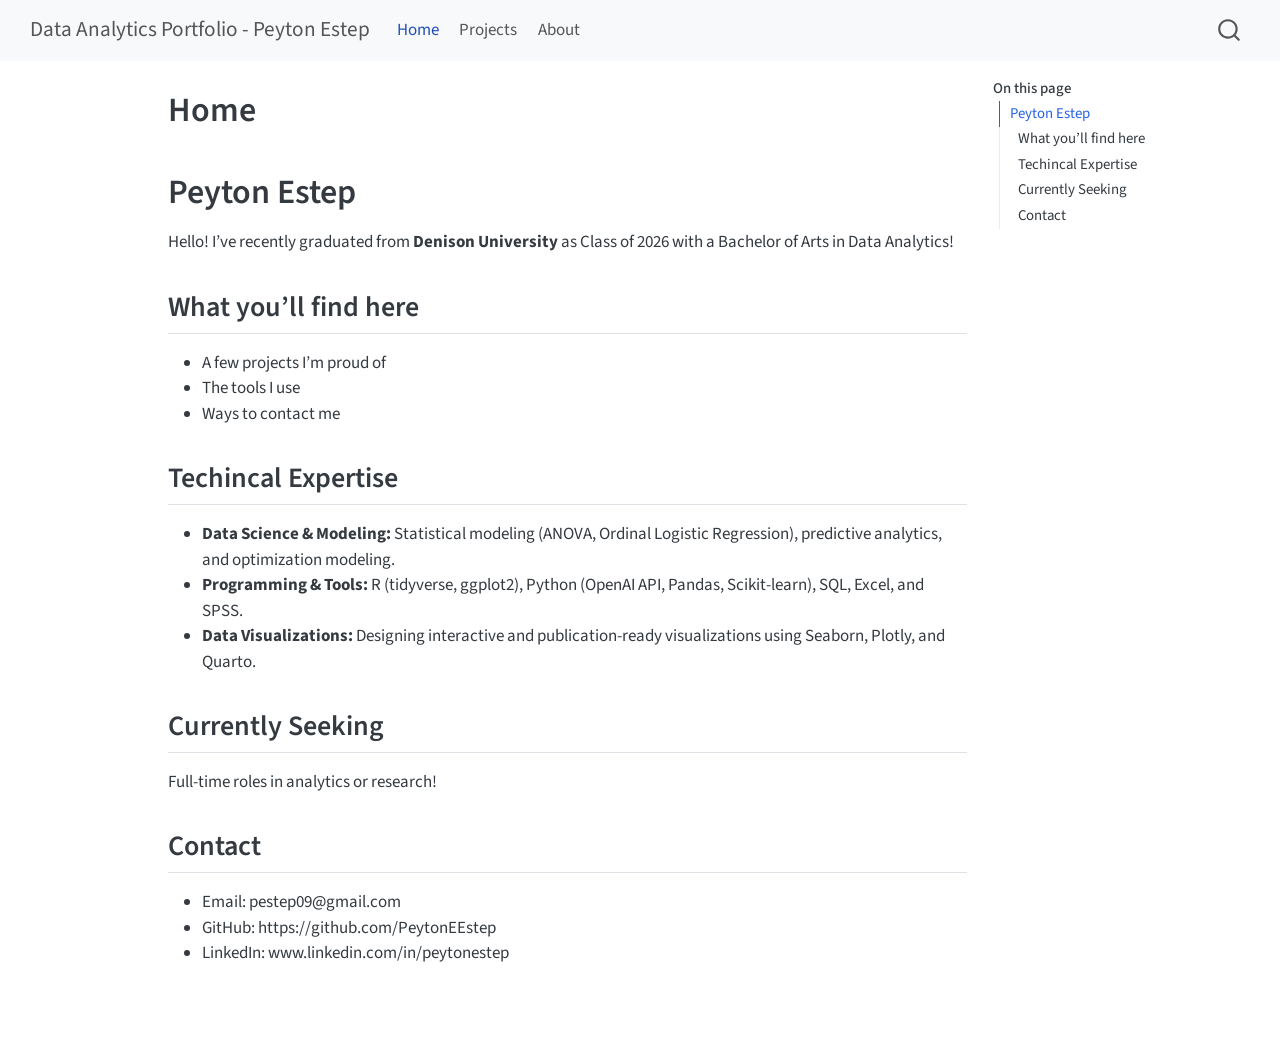
<file: index.html>
<!DOCTYPE html>
<html xmlns="http://www.w3.org/1999/xhtml" lang="en" xml:lang="en"><head>

<meta charset="utf-8">
<meta name="generator" content="quarto-1.9.35">

<meta name="viewport" content="width=device-width, initial-scale=1.0, user-scalable=yes">


<title>Home – Data Analytics Portfolio - Peyton Estep</title>
<style>
/* Default styles provided by pandoc.
** See https://pandoc.org/MANUAL.html#variables-for-html for config info.
*/
code{white-space: pre-wrap;}
span.smallcaps{font-variant: small-caps;}
div.columns{display: flex; gap: min(4vw, 1.5em);}
div.column{flex: auto; overflow-x: auto;}
div.hanging-indent{margin-left: 1.5em; text-indent: -1.5em;}
ul.task-list{list-style: none;}
ul.task-list li input[type="checkbox"] {
  width: 0.8em;
  margin: 0 0.8em 0.2em -1em; /* quarto-specific, see https://github.com/quarto-dev/quarto-cli/issues/4556 */ 
  vertical-align: middle;
}
</style>


<script src="site_libs/quarto-nav/quarto-nav.js"></script>
<script src="site_libs/quarto-nav/headroom.min.js"></script>
<script src="site_libs/clipboard/clipboard.min.js"></script>
<script src="site_libs/quarto-search/autocomplete.umd.js"></script>
<script src="site_libs/quarto-search/fuse.min.js"></script>
<script src="site_libs/quarto-search/quarto-search.js"></script>
<meta name="quarto:offset" content="./">
<script src="site_libs/quarto-html/quarto.js" type="module"></script>
<script src="site_libs/quarto-html/tabsets/tabsets.js" type="module"></script>
<script src="site_libs/quarto-html/popper.min.js"></script>
<script src="site_libs/quarto-html/tippy.umd.min.js"></script>
<script src="site_libs/quarto-html/anchor.min.js"></script>
<link href="site_libs/quarto-html/tippy.css" rel="stylesheet">
<link href="site_libs/quarto-html/quarto-syntax-highlighting-46f66b053e56abd73bb6e954d61a315b.css" rel="stylesheet" id="quarto-text-highlighting-styles">
<script src="site_libs/bootstrap/bootstrap.min.js"></script>
<link href="site_libs/bootstrap/bootstrap-icons.css" rel="stylesheet">
<link href="site_libs/bootstrap/bootstrap-a0f9fd0d421825b736dc1bbcbcba2219.min.css" rel="stylesheet" append-hash="true" id="quarto-bootstrap" data-mode="light">
<script id="quarto-search-options" type="application/json">{
  "location": "navbar",
  "copy-button": false,
  "collapse-after": 3,
  "panel-placement": "end",
  "type": "overlay",
  "limit": 50,
  "keyboard-shortcut": [
    "f",
    "/",
    "s"
  ],
  "show-item-context": false,
  "language": {
    "search-no-results-text": "No results",
    "search-matching-documents-text": "matching documents",
    "search-copy-link-title": "Copy link to search",
    "search-hide-matches-text": "Hide additional matches",
    "search-more-match-text": "more match in this document",
    "search-more-matches-text": "more matches in this document",
    "search-clear-button-title": "Clear",
    "search-text-placeholder": "",
    "search-detached-cancel-button-title": "Cancel",
    "search-submit-button-title": "Submit",
    "search-label": "Search"
  }
}</script>


<link rel="stylesheet" href="styles.css">
</head>

<body class="nav-fixed quarto-light">

<div id="quarto-search-results"></div>
  <header id="quarto-header" class="headroom fixed-top">
    <nav class="navbar navbar-expand-lg " data-bs-theme="dark">
      <div class="navbar-container container-fluid">
      <div class="navbar-brand-container mx-auto">
    <a class="navbar-brand" href="./index.html">
    <span class="navbar-title">Data Analytics Portfolio - Peyton Estep</span>
    </a>
  </div>
            <div id="quarto-search" class="" title="Search"></div>
          <button class="navbar-toggler" type="button" data-bs-toggle="collapse" data-bs-target="#navbarCollapse" aria-controls="navbarCollapse" role="menu" aria-expanded="false" aria-label="Toggle navigation" onclick="if (window.quartoToggleHeadroom) { window.quartoToggleHeadroom(); }">
  <span class="navbar-toggler-icon"></span>
</button>
          <div class="collapse navbar-collapse" id="navbarCollapse">
            <ul class="navbar-nav navbar-nav-scroll me-auto">
  <li class="nav-item">
    <a class="nav-link active" href="./index.html" aria-current="page"> 
<span class="menu-text">Home</span></a>
  </li>  
  <li class="nav-item">
    <a class="nav-link" href="./projects.html"> 
<span class="menu-text">Projects</span></a>
  </li>  
  <li class="nav-item">
    <a class="nav-link" href="./about.html"> 
<span class="menu-text">About</span></a>
  </li>  
</ul>
          </div> <!-- /navcollapse -->
            <div class="quarto-navbar-tools">
</div>
      </div> <!-- /container-fluid -->
    </nav>
</header>
<!-- content -->
<div id="quarto-content" class="quarto-container page-columns page-rows-contents page-layout-article page-navbar">
<!-- sidebar -->
<!-- margin-sidebar -->
    <div id="quarto-margin-sidebar" class="sidebar margin-sidebar">
        <nav id="TOC" role="doc-toc" class="toc-active">
    <h2 id="toc-title">On this page</h2>
   
  <ul>
  <li><a href="#peyton-estep" id="toc-peyton-estep" class="nav-link active" data-scroll-target="#peyton-estep">Peyton Estep</a>
  <ul class="collapse">
  <li><a href="#what-youll-find-here" id="toc-what-youll-find-here" class="nav-link" data-scroll-target="#what-youll-find-here">What you’ll find here</a></li>
  <li><a href="#techincal-expertise" id="toc-techincal-expertise" class="nav-link" data-scroll-target="#techincal-expertise">Techincal Expertise</a></li>
  <li><a href="#currently-seeking" id="toc-currently-seeking" class="nav-link" data-scroll-target="#currently-seeking">Currently Seeking</a></li>
  <li><a href="#contact" id="toc-contact" class="nav-link" data-scroll-target="#contact">Contact</a></li>
  </ul></li>
  </ul>
</nav>
    </div>
<!-- main -->
<main class="content" id="quarto-document-content">

<header id="title-block-header" class="quarto-title-block default">
<div class="quarto-title">
<h1 class="title">Home</h1>
</div>



<div class="quarto-title-meta">

    
  
    
  </div>
  


</header>


<section id="peyton-estep" class="level1">
<h1>Peyton Estep</h1>
<p>Hello! I’ve recently graduated from <strong>Denison University</strong> as Class of 2026 with a Bachelor of Arts in Data Analytics!</p>
<section id="what-youll-find-here" class="level2">
<h2 class="anchored" data-anchor-id="what-youll-find-here">What you’ll find here</h2>
<ul>
<li>A few projects I’m proud of</li>
<li>The tools I use</li>
<li>Ways to contact me</li>
</ul>
</section>
<section id="techincal-expertise" class="level2">
<h2 class="anchored" data-anchor-id="techincal-expertise">Techincal Expertise</h2>
<ul>
<li><strong>Data Science &amp; Modeling:</strong> Statistical modeling (ANOVA, Ordinal Logistic Regression), predictive analytics, and optimization modeling.</li>
<li><strong>Programming &amp; Tools:</strong> R (tidyverse, ggplot2), Python (OpenAI API, Pandas, Scikit-learn), SQL, Excel, and SPSS.</li>
<li><strong>Data Visualizations:</strong> Designing interactive and publication-ready visualizations using Seaborn, Plotly, and Quarto.</li>
</ul>
</section>
<section id="currently-seeking" class="level2">
<h2 class="anchored" data-anchor-id="currently-seeking">Currently Seeking</h2>
<p>Full-time roles in analytics or research!</p>
</section>
<section id="contact" class="level2">
<h2 class="anchored" data-anchor-id="contact">Contact</h2>
<ul>
<li>Email: pestep09@gmail.com</li>
<li>GitHub: https://github.com/PeytonEEstep</li>
<li>LinkedIn: www.linkedin.com/in/peytonestep</li>
</ul>


</section>
</section>

</main> <!-- /main -->
<script id="quarto-html-after-body" type="application/javascript">
  window.document.addEventListener("DOMContentLoaded", function (event) {
    const icon = "";
    const anchorJS = new window.AnchorJS();
    anchorJS.options = {
      placement: 'right',
      icon: icon
    };
    anchorJS.add('.anchored');
    const isCodeAnnotation = (el) => {
      for (const clz of el.classList) {
        if (clz.startsWith('code-annotation-')) {                     
          return true;
        }
      }
      return false;
    }
    const onCopySuccess = function(e) {
      // button target
      const button = e.trigger;
      // don't keep focus
      button.blur();
      // flash "checked"
      button.classList.add('code-copy-button-checked');
      var currentTitle = button.getAttribute("title");
      button.setAttribute("title", "Copied!");
      let tooltip;
      if (window.bootstrap) {
        button.setAttribute("data-bs-toggle", "tooltip");
        button.setAttribute("data-bs-placement", "left");
        button.setAttribute("data-bs-title", "Copied!");
        tooltip = new bootstrap.Tooltip(button, 
          { trigger: "manual", 
            customClass: "code-copy-button-tooltip",
            offset: [0, -8]});
        tooltip.show();    
      }
      setTimeout(function() {
        if (tooltip) {
          tooltip.hide();
          button.removeAttribute("data-bs-title");
          button.removeAttribute("data-bs-toggle");
          button.removeAttribute("data-bs-placement");
        }
        button.setAttribute("title", currentTitle);
        button.classList.remove('code-copy-button-checked');
      }, 1000);
      // clear code selection
      e.clearSelection();
    }
    const getTextToCopy = function(trigger) {
      const outerScaffold = trigger.parentElement.cloneNode(true);
      const codeEl = outerScaffold.querySelector('code');
      for (const childEl of codeEl.children) {
        if (isCodeAnnotation(childEl)) {
          childEl.remove();
        }
      }
      return codeEl.innerText;
    }
    const clipboard = new window.ClipboardJS('.code-copy-button:not([data-in-quarto-modal])', {
      text: getTextToCopy
    });
    clipboard.on('success', onCopySuccess);
    if (window.document.getElementById('quarto-embedded-source-code-modal')) {
      const clipboardModal = new window.ClipboardJS('.code-copy-button[data-in-quarto-modal]', {
        text: getTextToCopy,
        container: window.document.getElementById('quarto-embedded-source-code-modal')
      });
      clipboardModal.on('success', onCopySuccess);
    }
      var localhostRegex = new RegExp(/^(?:http|https):\/\/localhost\:?[0-9]*\//);
      var mailtoRegex = new RegExp(/^mailto:/);
        var filterRegex = new RegExp('/' + window.location.host + '/');
      var isInternal = (href) => {
          return filterRegex.test(href) || localhostRegex.test(href) || mailtoRegex.test(href);
      }
      // Inspect non-navigation links and adorn them if external
     var links = window.document.querySelectorAll('a[href]:not(.nav-link):not(.navbar-brand):not(.toc-action):not(.sidebar-link):not(.sidebar-item-toggle):not(.pagination-link):not(.no-external):not([aria-hidden]):not(.dropdown-item):not(.quarto-navigation-tool):not(.about-link)');
      for (var i=0; i<links.length; i++) {
        const link = links[i];
        if (!isInternal(link.href)) {
          // undo the damage that might have been done by quarto-nav.js in the case of
          // links that we want to consider external
          if (link.dataset.originalHref !== undefined) {
            link.href = link.dataset.originalHref;
          }
        }
      }
    function tippyHover(el, contentFn, onTriggerFn, onUntriggerFn) {
      const config = {
        allowHTML: true,
        maxWidth: 500,
        delay: 100,
        arrow: false,
        appendTo: function(el) {
            return el.parentElement;
        },
        interactive: true,
        interactiveBorder: 10,
        theme: 'quarto',
        placement: 'bottom-start',
      };
      if (contentFn) {
        config.content = contentFn;
      }
      if (onTriggerFn) {
        config.onTrigger = onTriggerFn;
      }
      if (onUntriggerFn) {
        config.onUntrigger = onUntriggerFn;
      }
      window.tippy(el, config); 
    }
    const noterefs = window.document.querySelectorAll('a[role="doc-noteref"]');
    for (var i=0; i<noterefs.length; i++) {
      const ref = noterefs[i];
      tippyHover(ref, function() {
        // use id or data attribute instead here
        let href = ref.getAttribute('data-footnote-href') || ref.getAttribute('href');
        try { href = new URL(href).hash; } catch {}
        const id = href.replace(/^#\/?/, "");
        const note = window.document.getElementById(id);
        if (note) {
          return note.innerHTML;
        } else {
          return "";
        }
      });
    }
    const xrefs = window.document.querySelectorAll('a.quarto-xref');
    const processXRef = (id, note) => {
      // Strip column container classes
      const stripColumnClz = (el) => {
        el.classList.remove("page-full", "page-columns");
        if (el.children) {
          for (const child of el.children) {
            stripColumnClz(child);
          }
        }
      }
      stripColumnClz(note)
      if (id === null || id.startsWith('sec-')) {
        // Special case sections, only their first couple elements
        const container = document.createElement("div");
        if (note.children && note.children.length > 2) {
          container.appendChild(note.children[0].cloneNode(true));
          for (let i = 1; i < note.children.length; i++) {
            const child = note.children[i];
            if (child.tagName === "P" && child.innerText === "") {
              continue;
            } else {
              container.appendChild(child.cloneNode(true));
              break;
            }
          }
          if (window.Quarto?.typesetMath) {
            window.Quarto.typesetMath(container);
          }
          return container.innerHTML
        } else {
          if (window.Quarto?.typesetMath) {
            window.Quarto.typesetMath(note);
          }
          return note.innerHTML;
        }
      } else {
        // Remove any anchor links if they are present
        const anchorLink = note.querySelector('a.anchorjs-link');
        if (anchorLink) {
          anchorLink.remove();
        }
        if (window.Quarto?.typesetMath) {
          window.Quarto.typesetMath(note);
        }
        if (note.classList.contains("callout")) {
          return note.outerHTML;
        } else {
          return note.innerHTML;
        }
      }
    }
    for (var i=0; i<xrefs.length; i++) {
      const xref = xrefs[i];
      tippyHover(xref, undefined, function(instance) {
        instance.disable();
        let url = xref.getAttribute('href');
        let hash = undefined; 
        if (url.startsWith('#')) {
          hash = url;
        } else {
          try { hash = new URL(url).hash; } catch {}
        }
        if (hash) {
          const id = hash.replace(/^#\/?/, "");
          const note = window.document.getElementById(id);
          if (note !== null) {
            try {
              const html = processXRef(id, note.cloneNode(true));
              instance.setContent(html);
            } finally {
              instance.enable();
              instance.show();
            }
          } else {
            // See if we can fetch this
            fetch(url.split('#')[0])
            .then(res => res.text())
            .then(html => {
              const parser = new DOMParser();
              const htmlDoc = parser.parseFromString(html, "text/html");
              const note = htmlDoc.getElementById(id);
              if (note !== null) {
                const html = processXRef(id, note);
                instance.setContent(html);
              } 
            }).finally(() => {
              instance.enable();
              instance.show();
            });
          }
        } else {
          // See if we can fetch a full url (with no hash to target)
          // This is a special case and we should probably do some content thinning / targeting
          fetch(url)
          .then(res => res.text())
          .then(html => {
            const parser = new DOMParser();
            const htmlDoc = parser.parseFromString(html, "text/html");
            const note = htmlDoc.querySelector('main.content');
            if (note !== null) {
              // This should only happen for chapter cross references
              // (since there is no id in the URL)
              // remove the first header
              if (note.children.length > 0 && note.children[0].tagName === "HEADER") {
                note.children[0].remove();
              }
              const html = processXRef(null, note);
              instance.setContent(html);
            } 
          }).finally(() => {
            instance.enable();
            instance.show();
          });
        }
      }, function(instance) {
      });
    }
        let selectedAnnoteEl;
        const selectorForAnnotation = ( cell, annotation) => {
          let cellAttr = 'data-code-cell="' + cell + '"';
          let lineAttr = 'data-code-annotation="' +  annotation + '"';
          const selector = 'span[' + cellAttr + '][' + lineAttr + ']';
          return selector;
        }
        const selectCodeLines = (annoteEl) => {
          const doc = window.document;
          const targetCell = annoteEl.getAttribute("data-target-cell");
          const targetAnnotation = annoteEl.getAttribute("data-target-annotation");
          const annoteSpan = window.document.querySelector(selectorForAnnotation(targetCell, targetAnnotation));
          const lines = annoteSpan.getAttribute("data-code-lines").split(",");
          const lineIds = lines.map((line) => {
            return targetCell + "-" + line;
          })
          let top = null;
          let height = null;
          let parent = null;
          if (lineIds.length > 0) {
              //compute the position of the single el (top and bottom and make a div)
              const el = window.document.getElementById(lineIds[0]);
              top = el.offsetTop;
              height = el.offsetHeight;
              parent = el.parentElement.parentElement;
            if (lineIds.length > 1) {
              const lastEl = window.document.getElementById(lineIds[lineIds.length - 1]);
              const bottom = lastEl.offsetTop + lastEl.offsetHeight;
              height = bottom - top;
            }
            if (top !== null && height !== null && parent !== null) {
              // cook up a div (if necessary) and position it 
              let div = window.document.getElementById("code-annotation-line-highlight");
              if (div === null) {
                div = window.document.createElement("div");
                div.setAttribute("id", "code-annotation-line-highlight");
                div.style.position = 'absolute';
                parent.appendChild(div);
              }
              div.style.top = top - 2 + "px";
              div.style.height = height + 4 + "px";
              div.style.left = 0;
              let gutterDiv = window.document.getElementById("code-annotation-line-highlight-gutter");
              if (gutterDiv === null) {
                gutterDiv = window.document.createElement("div");
                gutterDiv.setAttribute("id", "code-annotation-line-highlight-gutter");
                gutterDiv.style.position = 'absolute';
                const codeCell = window.document.getElementById(targetCell);
                const gutter = codeCell.querySelector('.code-annotation-gutter');
                gutter.appendChild(gutterDiv);
              }
              gutterDiv.style.top = top - 2 + "px";
              gutterDiv.style.height = height + 4 + "px";
            }
            selectedAnnoteEl = annoteEl;
          }
        };
        const unselectCodeLines = () => {
          const elementsIds = ["code-annotation-line-highlight", "code-annotation-line-highlight-gutter"];
          elementsIds.forEach((elId) => {
            const div = window.document.getElementById(elId);
            if (div) {
              div.remove();
            }
          });
          selectedAnnoteEl = undefined;
        };
          // Handle positioning of the toggle
      window.addEventListener(
        "resize",
        throttle(() => {
          elRect = undefined;
          if (selectedAnnoteEl) {
            selectCodeLines(selectedAnnoteEl);
          }
        }, 10)
      );
      function throttle(fn, ms) {
      let throttle = false;
      let timer;
        return (...args) => {
          if(!throttle) { // first call gets through
              fn.apply(this, args);
              throttle = true;
          } else { // all the others get throttled
              if(timer) clearTimeout(timer); // cancel #2
              timer = setTimeout(() => {
                fn.apply(this, args);
                timer = throttle = false;
              }, ms);
          }
        };
      }
        // Attach click handler to the DT
        const annoteDls = window.document.querySelectorAll('dt[data-target-cell]');
        for (const annoteDlNode of annoteDls) {
          annoteDlNode.addEventListener('click', (event) => {
            const clickedEl = event.target;
            if (clickedEl !== selectedAnnoteEl) {
              unselectCodeLines();
              const activeEl = window.document.querySelector('dt[data-target-cell].code-annotation-active');
              if (activeEl) {
                activeEl.classList.remove('code-annotation-active');
              }
              selectCodeLines(clickedEl);
              clickedEl.classList.add('code-annotation-active');
            } else {
              // Unselect the line
              unselectCodeLines();
              clickedEl.classList.remove('code-annotation-active');
            }
          });
        }
    const findCites = (el) => {
      const parentEl = el.parentElement;
      if (parentEl) {
        const cites = parentEl.dataset.cites;
        if (cites) {
          return {
            el,
            cites: cites.split(' ')
          };
        } else {
          return findCites(el.parentElement)
        }
      } else {
        return undefined;
      }
    };
    var bibliorefs = window.document.querySelectorAll('a[role="doc-biblioref"]');
    for (var i=0; i<bibliorefs.length; i++) {
      const ref = bibliorefs[i];
      const citeInfo = findCites(ref);
      if (citeInfo) {
        tippyHover(citeInfo.el, function() {
          var popup = window.document.createElement('div');
          citeInfo.cites.forEach(function(cite) {
            var citeDiv = window.document.createElement('div');
            citeDiv.classList.add('hanging-indent');
            citeDiv.classList.add('csl-entry');
            var biblioDiv = window.document.getElementById('ref-' + cite);
            if (biblioDiv) {
              citeDiv.innerHTML = biblioDiv.innerHTML;
            }
            popup.appendChild(citeDiv);
          });
          return popup.innerHTML;
        });
      }
    }
  });
  </script>
</div> <!-- /content -->




</body></html>
</file>
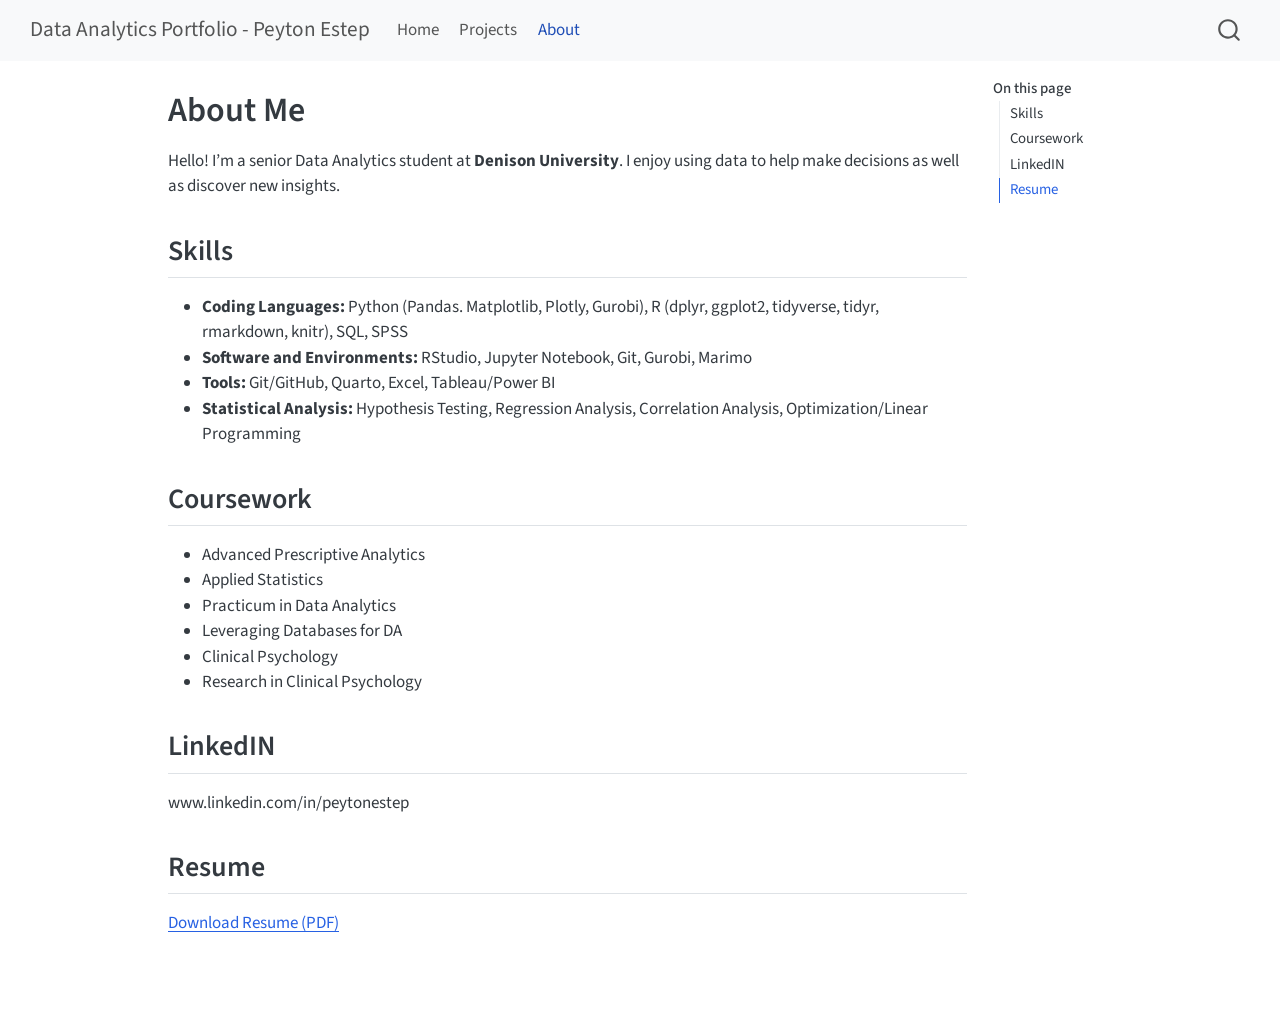
<file: about.html>
<!DOCTYPE html>
<html xmlns="http://www.w3.org/1999/xhtml" lang="en" xml:lang="en"><head>

<meta charset="utf-8">
<meta name="generator" content="quarto-1.9.35">

<meta name="viewport" content="width=device-width, initial-scale=1.0, user-scalable=yes">


<title>About Me – Data Analytics Portfolio - Peyton Estep</title>
<style>
/* Default styles provided by pandoc.
** See https://pandoc.org/MANUAL.html#variables-for-html for config info.
*/
code{white-space: pre-wrap;}
span.smallcaps{font-variant: small-caps;}
div.columns{display: flex; gap: min(4vw, 1.5em);}
div.column{flex: auto; overflow-x: auto;}
div.hanging-indent{margin-left: 1.5em; text-indent: -1.5em;}
ul.task-list{list-style: none;}
ul.task-list li input[type="checkbox"] {
  width: 0.8em;
  margin: 0 0.8em 0.2em -1em; /* quarto-specific, see https://github.com/quarto-dev/quarto-cli/issues/4556 */ 
  vertical-align: middle;
}
</style>


<script src="site_libs/quarto-nav/quarto-nav.js"></script>
<script src="site_libs/quarto-nav/headroom.min.js"></script>
<script src="site_libs/clipboard/clipboard.min.js"></script>
<script src="site_libs/quarto-search/autocomplete.umd.js"></script>
<script src="site_libs/quarto-search/fuse.min.js"></script>
<script src="site_libs/quarto-search/quarto-search.js"></script>
<meta name="quarto:offset" content="./">
<script src="site_libs/quarto-html/quarto.js" type="module"></script>
<script src="site_libs/quarto-html/tabsets/tabsets.js" type="module"></script>
<script src="site_libs/quarto-html/popper.min.js"></script>
<script src="site_libs/quarto-html/tippy.umd.min.js"></script>
<script src="site_libs/quarto-html/anchor.min.js"></script>
<link href="site_libs/quarto-html/tippy.css" rel="stylesheet">
<link href="site_libs/quarto-html/quarto-syntax-highlighting-46f66b053e56abd73bb6e954d61a315b.css" rel="stylesheet" id="quarto-text-highlighting-styles">
<script src="site_libs/bootstrap/bootstrap.min.js"></script>
<link href="site_libs/bootstrap/bootstrap-icons.css" rel="stylesheet">
<link href="site_libs/bootstrap/bootstrap-a0f9fd0d421825b736dc1bbcbcba2219.min.css" rel="stylesheet" append-hash="true" id="quarto-bootstrap" data-mode="light">
<script id="quarto-search-options" type="application/json">{
  "location": "navbar",
  "copy-button": false,
  "collapse-after": 3,
  "panel-placement": "end",
  "type": "overlay",
  "limit": 50,
  "keyboard-shortcut": [
    "f",
    "/",
    "s"
  ],
  "show-item-context": false,
  "language": {
    "search-no-results-text": "No results",
    "search-matching-documents-text": "matching documents",
    "search-copy-link-title": "Copy link to search",
    "search-hide-matches-text": "Hide additional matches",
    "search-more-match-text": "more match in this document",
    "search-more-matches-text": "more matches in this document",
    "search-clear-button-title": "Clear",
    "search-text-placeholder": "",
    "search-detached-cancel-button-title": "Cancel",
    "search-submit-button-title": "Submit",
    "search-label": "Search"
  }
}</script>


<link rel="stylesheet" href="styles.css">
</head>

<body class="nav-fixed quarto-light">

<div id="quarto-search-results"></div>
  <header id="quarto-header" class="headroom fixed-top">
    <nav class="navbar navbar-expand-lg " data-bs-theme="dark">
      <div class="navbar-container container-fluid">
      <div class="navbar-brand-container mx-auto">
    <a class="navbar-brand" href="./index.html">
    <span class="navbar-title">Data Analytics Portfolio - Peyton Estep</span>
    </a>
  </div>
            <div id="quarto-search" class="" title="Search"></div>
          <button class="navbar-toggler" type="button" data-bs-toggle="collapse" data-bs-target="#navbarCollapse" aria-controls="navbarCollapse" role="menu" aria-expanded="false" aria-label="Toggle navigation" onclick="if (window.quartoToggleHeadroom) { window.quartoToggleHeadroom(); }">
  <span class="navbar-toggler-icon"></span>
</button>
          <div class="collapse navbar-collapse" id="navbarCollapse">
            <ul class="navbar-nav navbar-nav-scroll me-auto">
  <li class="nav-item">
    <a class="nav-link" href="./index.html"> 
<span class="menu-text">Home</span></a>
  </li>  
  <li class="nav-item">
    <a class="nav-link" href="./projects.html"> 
<span class="menu-text">Projects</span></a>
  </li>  
  <li class="nav-item">
    <a class="nav-link active" href="./about.html" aria-current="page"> 
<span class="menu-text">About</span></a>
  </li>  
</ul>
          </div> <!-- /navcollapse -->
            <div class="quarto-navbar-tools">
</div>
      </div> <!-- /container-fluid -->
    </nav>
</header>
<!-- content -->
<div id="quarto-content" class="quarto-container page-columns page-rows-contents page-layout-article page-navbar">
<!-- sidebar -->
<!-- margin-sidebar -->
    <div id="quarto-margin-sidebar" class="sidebar margin-sidebar">
        <nav id="TOC" role="doc-toc" class="toc-active">
    <h2 id="toc-title">On this page</h2>
   
  <ul>
  <li><a href="#skills" id="toc-skills" class="nav-link active" data-scroll-target="#skills">Skills</a></li>
  <li><a href="#coursework" id="toc-coursework" class="nav-link" data-scroll-target="#coursework">Coursework</a></li>
  <li><a href="#linkedin" id="toc-linkedin" class="nav-link" data-scroll-target="#linkedin">LinkedIN</a></li>
  <li><a href="#resume" id="toc-resume" class="nav-link" data-scroll-target="#resume">Resume</a></li>
  </ul>
</nav>
    </div>
<!-- main -->
<main class="content" id="quarto-document-content">

<header id="title-block-header" class="quarto-title-block default">
<div class="quarto-title">
<h1 class="title">About Me</h1>
</div>



<div class="quarto-title-meta">

    
  
    
  </div>
  


</header>


<p>Hello! I’m a senior Data Analytics student at <strong>Denison University</strong>. I enjoy using data to help make decisions as well as discover new insights.</p>
<section id="skills" class="level2">
<h2 class="anchored" data-anchor-id="skills">Skills</h2>
<ul>
<li><strong>Coding Languages:</strong> Python (Pandas. Matplotlib, Plotly, Gurobi), R (dplyr, ggplot2, tidyverse, tidyr, rmarkdown, knitr), SQL, SPSS</li>
<li><strong>Software and Environments:</strong> RStudio, Jupyter Notebook, Git, Gurobi, Marimo</li>
<li><strong>Tools:</strong> Git/GitHub, Quarto, Excel, Tableau/Power BI<br>
</li>
<li><strong>Statistical Analysis:</strong> Hypothesis Testing, Regression Analysis, Correlation Analysis, Optimization/Linear Programming</li>
</ul>
</section>
<section id="coursework" class="level2">
<h2 class="anchored" data-anchor-id="coursework">Coursework</h2>
<ul>
<li>Advanced Prescriptive Analytics</li>
<li>Applied Statistics</li>
<li>Practicum in Data Analytics</li>
<li>Leveraging Databases for DA</li>
<li>Clinical Psychology</li>
<li>Research in Clinical Psychology</li>
</ul>
</section>
<section id="linkedin" class="level2">
<h2 class="anchored" data-anchor-id="linkedin">LinkedIN</h2>
<p>www.linkedin.com/in/peytonestep</p>
</section>
<section id="resume" class="level2">
<h2 class="anchored" data-anchor-id="resume">Resume</h2>
<p><a href="Resume - Peyton Estep.pdf">Download Resume (PDF)</a></p>


</section>

</main> <!-- /main -->
<script id="quarto-html-after-body" type="application/javascript">
  window.document.addEventListener("DOMContentLoaded", function (event) {
    const icon = "";
    const anchorJS = new window.AnchorJS();
    anchorJS.options = {
      placement: 'right',
      icon: icon
    };
    anchorJS.add('.anchored');
    const isCodeAnnotation = (el) => {
      for (const clz of el.classList) {
        if (clz.startsWith('code-annotation-')) {                     
          return true;
        }
      }
      return false;
    }
    const onCopySuccess = function(e) {
      // button target
      const button = e.trigger;
      // don't keep focus
      button.blur();
      // flash "checked"
      button.classList.add('code-copy-button-checked');
      var currentTitle = button.getAttribute("title");
      button.setAttribute("title", "Copied!");
      let tooltip;
      if (window.bootstrap) {
        button.setAttribute("data-bs-toggle", "tooltip");
        button.setAttribute("data-bs-placement", "left");
        button.setAttribute("data-bs-title", "Copied!");
        tooltip = new bootstrap.Tooltip(button, 
          { trigger: "manual", 
            customClass: "code-copy-button-tooltip",
            offset: [0, -8]});
        tooltip.show();    
      }
      setTimeout(function() {
        if (tooltip) {
          tooltip.hide();
          button.removeAttribute("data-bs-title");
          button.removeAttribute("data-bs-toggle");
          button.removeAttribute("data-bs-placement");
        }
        button.setAttribute("title", currentTitle);
        button.classList.remove('code-copy-button-checked');
      }, 1000);
      // clear code selection
      e.clearSelection();
    }
    const getTextToCopy = function(trigger) {
      const outerScaffold = trigger.parentElement.cloneNode(true);
      const codeEl = outerScaffold.querySelector('code');
      for (const childEl of codeEl.children) {
        if (isCodeAnnotation(childEl)) {
          childEl.remove();
        }
      }
      return codeEl.innerText;
    }
    const clipboard = new window.ClipboardJS('.code-copy-button:not([data-in-quarto-modal])', {
      text: getTextToCopy
    });
    clipboard.on('success', onCopySuccess);
    if (window.document.getElementById('quarto-embedded-source-code-modal')) {
      const clipboardModal = new window.ClipboardJS('.code-copy-button[data-in-quarto-modal]', {
        text: getTextToCopy,
        container: window.document.getElementById('quarto-embedded-source-code-modal')
      });
      clipboardModal.on('success', onCopySuccess);
    }
      var localhostRegex = new RegExp(/^(?:http|https):\/\/localhost\:?[0-9]*\//);
      var mailtoRegex = new RegExp(/^mailto:/);
        var filterRegex = new RegExp('/' + window.location.host + '/');
      var isInternal = (href) => {
          return filterRegex.test(href) || localhostRegex.test(href) || mailtoRegex.test(href);
      }
      // Inspect non-navigation links and adorn them if external
     var links = window.document.querySelectorAll('a[href]:not(.nav-link):not(.navbar-brand):not(.toc-action):not(.sidebar-link):not(.sidebar-item-toggle):not(.pagination-link):not(.no-external):not([aria-hidden]):not(.dropdown-item):not(.quarto-navigation-tool):not(.about-link)');
      for (var i=0; i<links.length; i++) {
        const link = links[i];
        if (!isInternal(link.href)) {
          // undo the damage that might have been done by quarto-nav.js in the case of
          // links that we want to consider external
          if (link.dataset.originalHref !== undefined) {
            link.href = link.dataset.originalHref;
          }
        }
      }
    function tippyHover(el, contentFn, onTriggerFn, onUntriggerFn) {
      const config = {
        allowHTML: true,
        maxWidth: 500,
        delay: 100,
        arrow: false,
        appendTo: function(el) {
            return el.parentElement;
        },
        interactive: true,
        interactiveBorder: 10,
        theme: 'quarto',
        placement: 'bottom-start',
      };
      if (contentFn) {
        config.content = contentFn;
      }
      if (onTriggerFn) {
        config.onTrigger = onTriggerFn;
      }
      if (onUntriggerFn) {
        config.onUntrigger = onUntriggerFn;
      }
      window.tippy(el, config); 
    }
    const noterefs = window.document.querySelectorAll('a[role="doc-noteref"]');
    for (var i=0; i<noterefs.length; i++) {
      const ref = noterefs[i];
      tippyHover(ref, function() {
        // use id or data attribute instead here
        let href = ref.getAttribute('data-footnote-href') || ref.getAttribute('href');
        try { href = new URL(href).hash; } catch {}
        const id = href.replace(/^#\/?/, "");
        const note = window.document.getElementById(id);
        if (note) {
          return note.innerHTML;
        } else {
          return "";
        }
      });
    }
    const xrefs = window.document.querySelectorAll('a.quarto-xref');
    const processXRef = (id, note) => {
      // Strip column container classes
      const stripColumnClz = (el) => {
        el.classList.remove("page-full", "page-columns");
        if (el.children) {
          for (const child of el.children) {
            stripColumnClz(child);
          }
        }
      }
      stripColumnClz(note)
      if (id === null || id.startsWith('sec-')) {
        // Special case sections, only their first couple elements
        const container = document.createElement("div");
        if (note.children && note.children.length > 2) {
          container.appendChild(note.children[0].cloneNode(true));
          for (let i = 1; i < note.children.length; i++) {
            const child = note.children[i];
            if (child.tagName === "P" && child.innerText === "") {
              continue;
            } else {
              container.appendChild(child.cloneNode(true));
              break;
            }
          }
          if (window.Quarto?.typesetMath) {
            window.Quarto.typesetMath(container);
          }
          return container.innerHTML
        } else {
          if (window.Quarto?.typesetMath) {
            window.Quarto.typesetMath(note);
          }
          return note.innerHTML;
        }
      } else {
        // Remove any anchor links if they are present
        const anchorLink = note.querySelector('a.anchorjs-link');
        if (anchorLink) {
          anchorLink.remove();
        }
        if (window.Quarto?.typesetMath) {
          window.Quarto.typesetMath(note);
        }
        if (note.classList.contains("callout")) {
          return note.outerHTML;
        } else {
          return note.innerHTML;
        }
      }
    }
    for (var i=0; i<xrefs.length; i++) {
      const xref = xrefs[i];
      tippyHover(xref, undefined, function(instance) {
        instance.disable();
        let url = xref.getAttribute('href');
        let hash = undefined; 
        if (url.startsWith('#')) {
          hash = url;
        } else {
          try { hash = new URL(url).hash; } catch {}
        }
        if (hash) {
          const id = hash.replace(/^#\/?/, "");
          const note = window.document.getElementById(id);
          if (note !== null) {
            try {
              const html = processXRef(id, note.cloneNode(true));
              instance.setContent(html);
            } finally {
              instance.enable();
              instance.show();
            }
          } else {
            // See if we can fetch this
            fetch(url.split('#')[0])
            .then(res => res.text())
            .then(html => {
              const parser = new DOMParser();
              const htmlDoc = parser.parseFromString(html, "text/html");
              const note = htmlDoc.getElementById(id);
              if (note !== null) {
                const html = processXRef(id, note);
                instance.setContent(html);
              } 
            }).finally(() => {
              instance.enable();
              instance.show();
            });
          }
        } else {
          // See if we can fetch a full url (with no hash to target)
          // This is a special case and we should probably do some content thinning / targeting
          fetch(url)
          .then(res => res.text())
          .then(html => {
            const parser = new DOMParser();
            const htmlDoc = parser.parseFromString(html, "text/html");
            const note = htmlDoc.querySelector('main.content');
            if (note !== null) {
              // This should only happen for chapter cross references
              // (since there is no id in the URL)
              // remove the first header
              if (note.children.length > 0 && note.children[0].tagName === "HEADER") {
                note.children[0].remove();
              }
              const html = processXRef(null, note);
              instance.setContent(html);
            } 
          }).finally(() => {
            instance.enable();
            instance.show();
          });
        }
      }, function(instance) {
      });
    }
        let selectedAnnoteEl;
        const selectorForAnnotation = ( cell, annotation) => {
          let cellAttr = 'data-code-cell="' + cell + '"';
          let lineAttr = 'data-code-annotation="' +  annotation + '"';
          const selector = 'span[' + cellAttr + '][' + lineAttr + ']';
          return selector;
        }
        const selectCodeLines = (annoteEl) => {
          const doc = window.document;
          const targetCell = annoteEl.getAttribute("data-target-cell");
          const targetAnnotation = annoteEl.getAttribute("data-target-annotation");
          const annoteSpan = window.document.querySelector(selectorForAnnotation(targetCell, targetAnnotation));
          const lines = annoteSpan.getAttribute("data-code-lines").split(",");
          const lineIds = lines.map((line) => {
            return targetCell + "-" + line;
          })
          let top = null;
          let height = null;
          let parent = null;
          if (lineIds.length > 0) {
              //compute the position of the single el (top and bottom and make a div)
              const el = window.document.getElementById(lineIds[0]);
              top = el.offsetTop;
              height = el.offsetHeight;
              parent = el.parentElement.parentElement;
            if (lineIds.length > 1) {
              const lastEl = window.document.getElementById(lineIds[lineIds.length - 1]);
              const bottom = lastEl.offsetTop + lastEl.offsetHeight;
              height = bottom - top;
            }
            if (top !== null && height !== null && parent !== null) {
              // cook up a div (if necessary) and position it 
              let div = window.document.getElementById("code-annotation-line-highlight");
              if (div === null) {
                div = window.document.createElement("div");
                div.setAttribute("id", "code-annotation-line-highlight");
                div.style.position = 'absolute';
                parent.appendChild(div);
              }
              div.style.top = top - 2 + "px";
              div.style.height = height + 4 + "px";
              div.style.left = 0;
              let gutterDiv = window.document.getElementById("code-annotation-line-highlight-gutter");
              if (gutterDiv === null) {
                gutterDiv = window.document.createElement("div");
                gutterDiv.setAttribute("id", "code-annotation-line-highlight-gutter");
                gutterDiv.style.position = 'absolute';
                const codeCell = window.document.getElementById(targetCell);
                const gutter = codeCell.querySelector('.code-annotation-gutter');
                gutter.appendChild(gutterDiv);
              }
              gutterDiv.style.top = top - 2 + "px";
              gutterDiv.style.height = height + 4 + "px";
            }
            selectedAnnoteEl = annoteEl;
          }
        };
        const unselectCodeLines = () => {
          const elementsIds = ["code-annotation-line-highlight", "code-annotation-line-highlight-gutter"];
          elementsIds.forEach((elId) => {
            const div = window.document.getElementById(elId);
            if (div) {
              div.remove();
            }
          });
          selectedAnnoteEl = undefined;
        };
          // Handle positioning of the toggle
      window.addEventListener(
        "resize",
        throttle(() => {
          elRect = undefined;
          if (selectedAnnoteEl) {
            selectCodeLines(selectedAnnoteEl);
          }
        }, 10)
      );
      function throttle(fn, ms) {
      let throttle = false;
      let timer;
        return (...args) => {
          if(!throttle) { // first call gets through
              fn.apply(this, args);
              throttle = true;
          } else { // all the others get throttled
              if(timer) clearTimeout(timer); // cancel #2
              timer = setTimeout(() => {
                fn.apply(this, args);
                timer = throttle = false;
              }, ms);
          }
        };
      }
        // Attach click handler to the DT
        const annoteDls = window.document.querySelectorAll('dt[data-target-cell]');
        for (const annoteDlNode of annoteDls) {
          annoteDlNode.addEventListener('click', (event) => {
            const clickedEl = event.target;
            if (clickedEl !== selectedAnnoteEl) {
              unselectCodeLines();
              const activeEl = window.document.querySelector('dt[data-target-cell].code-annotation-active');
              if (activeEl) {
                activeEl.classList.remove('code-annotation-active');
              }
              selectCodeLines(clickedEl);
              clickedEl.classList.add('code-annotation-active');
            } else {
              // Unselect the line
              unselectCodeLines();
              clickedEl.classList.remove('code-annotation-active');
            }
          });
        }
    const findCites = (el) => {
      const parentEl = el.parentElement;
      if (parentEl) {
        const cites = parentEl.dataset.cites;
        if (cites) {
          return {
            el,
            cites: cites.split(' ')
          };
        } else {
          return findCites(el.parentElement)
        }
      } else {
        return undefined;
      }
    };
    var bibliorefs = window.document.querySelectorAll('a[role="doc-biblioref"]');
    for (var i=0; i<bibliorefs.length; i++) {
      const ref = bibliorefs[i];
      const citeInfo = findCites(ref);
      if (citeInfo) {
        tippyHover(citeInfo.el, function() {
          var popup = window.document.createElement('div');
          citeInfo.cites.forEach(function(cite) {
            var citeDiv = window.document.createElement('div');
            citeDiv.classList.add('hanging-indent');
            citeDiv.classList.add('csl-entry');
            var biblioDiv = window.document.getElementById('ref-' + cite);
            if (biblioDiv) {
              citeDiv.innerHTML = biblioDiv.innerHTML;
            }
            popup.appendChild(citeDiv);
          });
          return popup.innerHTML;
        });
      }
    }
  });
  </script>
</div> <!-- /content -->




</body></html>
</file>
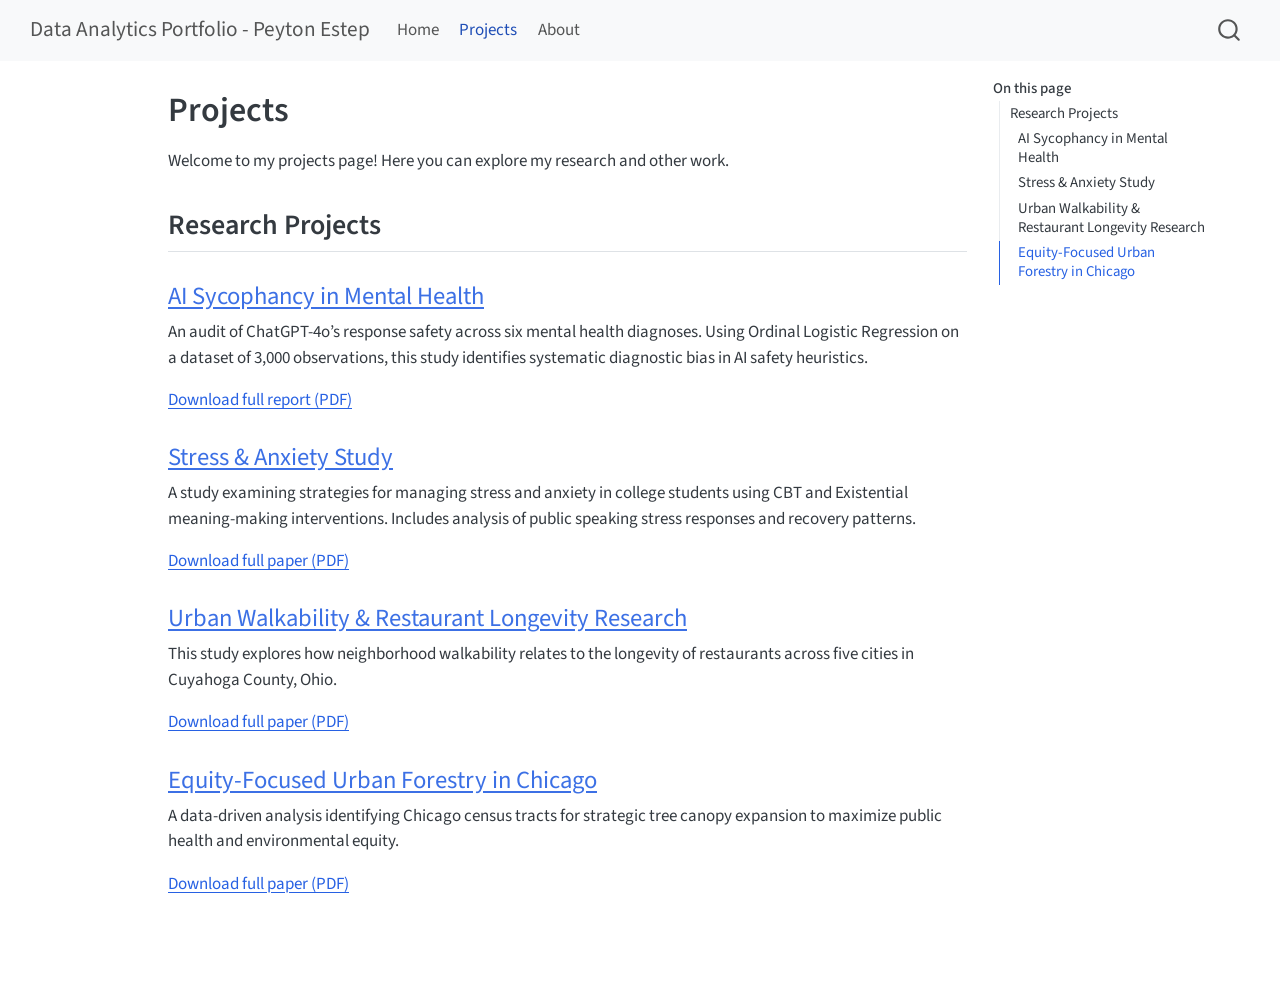
<file: projects.html>
<!DOCTYPE html>
<html xmlns="http://www.w3.org/1999/xhtml" lang="en" xml:lang="en"><head>

<meta charset="utf-8">
<meta name="generator" content="quarto-1.9.35">

<meta name="viewport" content="width=device-width, initial-scale=1.0, user-scalable=yes">


<title>Projects – Data Analytics Portfolio - Peyton Estep</title>
<style>
/* Default styles provided by pandoc.
** See https://pandoc.org/MANUAL.html#variables-for-html for config info.
*/
code{white-space: pre-wrap;}
span.smallcaps{font-variant: small-caps;}
div.columns{display: flex; gap: min(4vw, 1.5em);}
div.column{flex: auto; overflow-x: auto;}
div.hanging-indent{margin-left: 1.5em; text-indent: -1.5em;}
ul.task-list{list-style: none;}
ul.task-list li input[type="checkbox"] {
  width: 0.8em;
  margin: 0 0.8em 0.2em -1em; /* quarto-specific, see https://github.com/quarto-dev/quarto-cli/issues/4556 */ 
  vertical-align: middle;
}
</style>


<script src="site_libs/quarto-nav/quarto-nav.js"></script>
<script src="site_libs/quarto-nav/headroom.min.js"></script>
<script src="site_libs/clipboard/clipboard.min.js"></script>
<script src="site_libs/quarto-search/autocomplete.umd.js"></script>
<script src="site_libs/quarto-search/fuse.min.js"></script>
<script src="site_libs/quarto-search/quarto-search.js"></script>
<meta name="quarto:offset" content="./">
<script src="site_libs/quarto-html/quarto.js" type="module"></script>
<script src="site_libs/quarto-html/tabsets/tabsets.js" type="module"></script>
<script src="site_libs/quarto-html/popper.min.js"></script>
<script src="site_libs/quarto-html/tippy.umd.min.js"></script>
<script src="site_libs/quarto-html/anchor.min.js"></script>
<link href="site_libs/quarto-html/tippy.css" rel="stylesheet">
<link href="site_libs/quarto-html/quarto-syntax-highlighting-46f66b053e56abd73bb6e954d61a315b.css" rel="stylesheet" id="quarto-text-highlighting-styles">
<script src="site_libs/bootstrap/bootstrap.min.js"></script>
<link href="site_libs/bootstrap/bootstrap-icons.css" rel="stylesheet">
<link href="site_libs/bootstrap/bootstrap-a0f9fd0d421825b736dc1bbcbcba2219.min.css" rel="stylesheet" append-hash="true" id="quarto-bootstrap" data-mode="light">
<script id="quarto-search-options" type="application/json">{
  "location": "navbar",
  "copy-button": false,
  "collapse-after": 3,
  "panel-placement": "end",
  "type": "overlay",
  "limit": 50,
  "keyboard-shortcut": [
    "f",
    "/",
    "s"
  ],
  "show-item-context": false,
  "language": {
    "search-no-results-text": "No results",
    "search-matching-documents-text": "matching documents",
    "search-copy-link-title": "Copy link to search",
    "search-hide-matches-text": "Hide additional matches",
    "search-more-match-text": "more match in this document",
    "search-more-matches-text": "more matches in this document",
    "search-clear-button-title": "Clear",
    "search-text-placeholder": "",
    "search-detached-cancel-button-title": "Cancel",
    "search-submit-button-title": "Submit",
    "search-label": "Search"
  }
}</script>


<link rel="stylesheet" href="styles.css">
</head>

<body class="nav-fixed quarto-light">

<div id="quarto-search-results"></div>
  <header id="quarto-header" class="headroom fixed-top">
    <nav class="navbar navbar-expand-lg " data-bs-theme="dark">
      <div class="navbar-container container-fluid">
      <div class="navbar-brand-container mx-auto">
    <a class="navbar-brand" href="./index.html">
    <span class="navbar-title">Data Analytics Portfolio - Peyton Estep</span>
    </a>
  </div>
            <div id="quarto-search" class="" title="Search"></div>
          <button class="navbar-toggler" type="button" data-bs-toggle="collapse" data-bs-target="#navbarCollapse" aria-controls="navbarCollapse" role="menu" aria-expanded="false" aria-label="Toggle navigation" onclick="if (window.quartoToggleHeadroom) { window.quartoToggleHeadroom(); }">
  <span class="navbar-toggler-icon"></span>
</button>
          <div class="collapse navbar-collapse" id="navbarCollapse">
            <ul class="navbar-nav navbar-nav-scroll me-auto">
  <li class="nav-item">
    <a class="nav-link" href="./index.html"> 
<span class="menu-text">Home</span></a>
  </li>  
  <li class="nav-item">
    <a class="nav-link active" href="./projects.html" aria-current="page"> 
<span class="menu-text">Projects</span></a>
  </li>  
  <li class="nav-item">
    <a class="nav-link" href="./about.html"> 
<span class="menu-text">About</span></a>
  </li>  
</ul>
          </div> <!-- /navcollapse -->
            <div class="quarto-navbar-tools">
</div>
      </div> <!-- /container-fluid -->
    </nav>
</header>
<!-- content -->
<div id="quarto-content" class="quarto-container page-columns page-rows-contents page-layout-article page-navbar">
<!-- sidebar -->
<!-- margin-sidebar -->
    <div id="quarto-margin-sidebar" class="sidebar margin-sidebar">
        <nav id="TOC" role="doc-toc" class="toc-active">
    <h2 id="toc-title">On this page</h2>
   
  <ul>
  <li><a href="#research-projects" id="toc-research-projects" class="nav-link active" data-scroll-target="#research-projects">Research Projects</a>
  <ul class="collapse">
  <li><a href="#ai-sycophancy-in-mental-health" id="toc-ai-sycophancy-in-mental-health" class="nav-link" data-scroll-target="#ai-sycophancy-in-mental-health">AI Sycophancy in Mental Health</a></li>
  <li><a href="#stress-anxiety-study" id="toc-stress-anxiety-study" class="nav-link" data-scroll-target="#stress-anxiety-study">Stress &amp; Anxiety Study</a></li>
  <li><a href="#urban-walkability-restaurant-longevity-research" id="toc-urban-walkability-restaurant-longevity-research" class="nav-link" data-scroll-target="#urban-walkability-restaurant-longevity-research">Urban Walkability &amp; Restaurant Longevity Research</a></li>
  <li><a href="#equity-focused-urban-forestry-in-chicago" id="toc-equity-focused-urban-forestry-in-chicago" class="nav-link" data-scroll-target="#equity-focused-urban-forestry-in-chicago">Equity-Focused Urban Forestry in Chicago</a></li>
  </ul></li>
  </ul>
</nav>
    </div>
<!-- main -->
<main class="content" id="quarto-document-content">

<header id="title-block-header" class="quarto-title-block default">
<div class="quarto-title">
<h1 class="title">Projects</h1>
</div>



<div class="quarto-title-meta">

    
  
    
  </div>
  


</header>


<p>Welcome to my projects page! Here you can explore my research and other work.</p>
<section id="research-projects" class="level2">
<h2 class="anchored" data-anchor-id="research-projects">Research Projects</h2>
<section id="ai-sycophancy-in-mental-health" class="level3">
<h3 class="anchored" data-anchor-id="ai-sycophancy-in-mental-health"><a href="./sycophancy.html">AI Sycophancy in Mental Health</a></h3>
<p>An audit of ChatGPT-4o’s response safety across six mental health diagnoses. Using Ordinal Logistic Regression on a dataset of 3,000 observations, this study identifies systematic diagnostic bias in AI safety heuristics.</p>
<p><a href="pdfs/AI_Sycophancy_Final_Report.pdf">Download full report (PDF)</a></p>
</section>
<section id="stress-anxiety-study" class="level3">
<h3 class="anchored" data-anchor-id="stress-anxiety-study"><a href="./StressAnxietyStudy.html">Stress &amp; Anxiety Study</a></h3>
<p>A study examining strategies for managing stress and anxiety in college students using CBT and Existential meaning-making interventions. Includes analysis of public speaking stress responses and recovery patterns.</p>
<p><a href="pdfs/StressAnxietyStudy.pdf">Download full paper (PDF)</a></p>
</section>
<section id="urban-walkability-restaurant-longevity-research" class="level3">
<h3 class="anchored" data-anchor-id="urban-walkability-restaurant-longevity-research"><a href="./UrbanWalkabilityStudy.html">Urban Walkability &amp; Restaurant Longevity Research</a></h3>
<p>This study explores how neighborhood walkability relates to the longevity of restaurants across five cities in Cuyahoga County, Ohio.</p>
<p><a href="pdfs/UrbanWalkabilityStudy.pdf">Download full paper (PDF)</a></p>
</section>
<section id="equity-focused-urban-forestry-in-chicago" class="level3">
<h3 class="anchored" data-anchor-id="equity-focused-urban-forestry-in-chicago"><a href="./ChicagoForestryStudy.html">Equity-Focused Urban Forestry in Chicago</a></h3>
<p>A data-driven analysis identifying Chicago census tracts for strategic tree canopy expansion to maximize public health and environmental equity.</p>
<p><a href="pdfs/ChicagoForestryStudy.pdf">Download full paper (PDF)</a></p>


</section>
</section>

</main> <!-- /main -->
<script id="quarto-html-after-body" type="application/javascript">
  window.document.addEventListener("DOMContentLoaded", function (event) {
    const icon = "";
    const anchorJS = new window.AnchorJS();
    anchorJS.options = {
      placement: 'right',
      icon: icon
    };
    anchorJS.add('.anchored');
    const isCodeAnnotation = (el) => {
      for (const clz of el.classList) {
        if (clz.startsWith('code-annotation-')) {                     
          return true;
        }
      }
      return false;
    }
    const onCopySuccess = function(e) {
      // button target
      const button = e.trigger;
      // don't keep focus
      button.blur();
      // flash "checked"
      button.classList.add('code-copy-button-checked');
      var currentTitle = button.getAttribute("title");
      button.setAttribute("title", "Copied!");
      let tooltip;
      if (window.bootstrap) {
        button.setAttribute("data-bs-toggle", "tooltip");
        button.setAttribute("data-bs-placement", "left");
        button.setAttribute("data-bs-title", "Copied!");
        tooltip = new bootstrap.Tooltip(button, 
          { trigger: "manual", 
            customClass: "code-copy-button-tooltip",
            offset: [0, -8]});
        tooltip.show();    
      }
      setTimeout(function() {
        if (tooltip) {
          tooltip.hide();
          button.removeAttribute("data-bs-title");
          button.removeAttribute("data-bs-toggle");
          button.removeAttribute("data-bs-placement");
        }
        button.setAttribute("title", currentTitle);
        button.classList.remove('code-copy-button-checked');
      }, 1000);
      // clear code selection
      e.clearSelection();
    }
    const getTextToCopy = function(trigger) {
      const outerScaffold = trigger.parentElement.cloneNode(true);
      const codeEl = outerScaffold.querySelector('code');
      for (const childEl of codeEl.children) {
        if (isCodeAnnotation(childEl)) {
          childEl.remove();
        }
      }
      return codeEl.innerText;
    }
    const clipboard = new window.ClipboardJS('.code-copy-button:not([data-in-quarto-modal])', {
      text: getTextToCopy
    });
    clipboard.on('success', onCopySuccess);
    if (window.document.getElementById('quarto-embedded-source-code-modal')) {
      const clipboardModal = new window.ClipboardJS('.code-copy-button[data-in-quarto-modal]', {
        text: getTextToCopy,
        container: window.document.getElementById('quarto-embedded-source-code-modal')
      });
      clipboardModal.on('success', onCopySuccess);
    }
      var localhostRegex = new RegExp(/^(?:http|https):\/\/localhost\:?[0-9]*\//);
      var mailtoRegex = new RegExp(/^mailto:/);
        var filterRegex = new RegExp('/' + window.location.host + '/');
      var isInternal = (href) => {
          return filterRegex.test(href) || localhostRegex.test(href) || mailtoRegex.test(href);
      }
      // Inspect non-navigation links and adorn them if external
     var links = window.document.querySelectorAll('a[href]:not(.nav-link):not(.navbar-brand):not(.toc-action):not(.sidebar-link):not(.sidebar-item-toggle):not(.pagination-link):not(.no-external):not([aria-hidden]):not(.dropdown-item):not(.quarto-navigation-tool):not(.about-link)');
      for (var i=0; i<links.length; i++) {
        const link = links[i];
        if (!isInternal(link.href)) {
          // undo the damage that might have been done by quarto-nav.js in the case of
          // links that we want to consider external
          if (link.dataset.originalHref !== undefined) {
            link.href = link.dataset.originalHref;
          }
        }
      }
    function tippyHover(el, contentFn, onTriggerFn, onUntriggerFn) {
      const config = {
        allowHTML: true,
        maxWidth: 500,
        delay: 100,
        arrow: false,
        appendTo: function(el) {
            return el.parentElement;
        },
        interactive: true,
        interactiveBorder: 10,
        theme: 'quarto',
        placement: 'bottom-start',
      };
      if (contentFn) {
        config.content = contentFn;
      }
      if (onTriggerFn) {
        config.onTrigger = onTriggerFn;
      }
      if (onUntriggerFn) {
        config.onUntrigger = onUntriggerFn;
      }
      window.tippy(el, config); 
    }
    const noterefs = window.document.querySelectorAll('a[role="doc-noteref"]');
    for (var i=0; i<noterefs.length; i++) {
      const ref = noterefs[i];
      tippyHover(ref, function() {
        // use id or data attribute instead here
        let href = ref.getAttribute('data-footnote-href') || ref.getAttribute('href');
        try { href = new URL(href).hash; } catch {}
        const id = href.replace(/^#\/?/, "");
        const note = window.document.getElementById(id);
        if (note) {
          return note.innerHTML;
        } else {
          return "";
        }
      });
    }
    const xrefs = window.document.querySelectorAll('a.quarto-xref');
    const processXRef = (id, note) => {
      // Strip column container classes
      const stripColumnClz = (el) => {
        el.classList.remove("page-full", "page-columns");
        if (el.children) {
          for (const child of el.children) {
            stripColumnClz(child);
          }
        }
      }
      stripColumnClz(note)
      if (id === null || id.startsWith('sec-')) {
        // Special case sections, only their first couple elements
        const container = document.createElement("div");
        if (note.children && note.children.length > 2) {
          container.appendChild(note.children[0].cloneNode(true));
          for (let i = 1; i < note.children.length; i++) {
            const child = note.children[i];
            if (child.tagName === "P" && child.innerText === "") {
              continue;
            } else {
              container.appendChild(child.cloneNode(true));
              break;
            }
          }
          if (window.Quarto?.typesetMath) {
            window.Quarto.typesetMath(container);
          }
          return container.innerHTML
        } else {
          if (window.Quarto?.typesetMath) {
            window.Quarto.typesetMath(note);
          }
          return note.innerHTML;
        }
      } else {
        // Remove any anchor links if they are present
        const anchorLink = note.querySelector('a.anchorjs-link');
        if (anchorLink) {
          anchorLink.remove();
        }
        if (window.Quarto?.typesetMath) {
          window.Quarto.typesetMath(note);
        }
        if (note.classList.contains("callout")) {
          return note.outerHTML;
        } else {
          return note.innerHTML;
        }
      }
    }
    for (var i=0; i<xrefs.length; i++) {
      const xref = xrefs[i];
      tippyHover(xref, undefined, function(instance) {
        instance.disable();
        let url = xref.getAttribute('href');
        let hash = undefined; 
        if (url.startsWith('#')) {
          hash = url;
        } else {
          try { hash = new URL(url).hash; } catch {}
        }
        if (hash) {
          const id = hash.replace(/^#\/?/, "");
          const note = window.document.getElementById(id);
          if (note !== null) {
            try {
              const html = processXRef(id, note.cloneNode(true));
              instance.setContent(html);
            } finally {
              instance.enable();
              instance.show();
            }
          } else {
            // See if we can fetch this
            fetch(url.split('#')[0])
            .then(res => res.text())
            .then(html => {
              const parser = new DOMParser();
              const htmlDoc = parser.parseFromString(html, "text/html");
              const note = htmlDoc.getElementById(id);
              if (note !== null) {
                const html = processXRef(id, note);
                instance.setContent(html);
              } 
            }).finally(() => {
              instance.enable();
              instance.show();
            });
          }
        } else {
          // See if we can fetch a full url (with no hash to target)
          // This is a special case and we should probably do some content thinning / targeting
          fetch(url)
          .then(res => res.text())
          .then(html => {
            const parser = new DOMParser();
            const htmlDoc = parser.parseFromString(html, "text/html");
            const note = htmlDoc.querySelector('main.content');
            if (note !== null) {
              // This should only happen for chapter cross references
              // (since there is no id in the URL)
              // remove the first header
              if (note.children.length > 0 && note.children[0].tagName === "HEADER") {
                note.children[0].remove();
              }
              const html = processXRef(null, note);
              instance.setContent(html);
            } 
          }).finally(() => {
            instance.enable();
            instance.show();
          });
        }
      }, function(instance) {
      });
    }
        let selectedAnnoteEl;
        const selectorForAnnotation = ( cell, annotation) => {
          let cellAttr = 'data-code-cell="' + cell + '"';
          let lineAttr = 'data-code-annotation="' +  annotation + '"';
          const selector = 'span[' + cellAttr + '][' + lineAttr + ']';
          return selector;
        }
        const selectCodeLines = (annoteEl) => {
          const doc = window.document;
          const targetCell = annoteEl.getAttribute("data-target-cell");
          const targetAnnotation = annoteEl.getAttribute("data-target-annotation");
          const annoteSpan = window.document.querySelector(selectorForAnnotation(targetCell, targetAnnotation));
          const lines = annoteSpan.getAttribute("data-code-lines").split(",");
          const lineIds = lines.map((line) => {
            return targetCell + "-" + line;
          })
          let top = null;
          let height = null;
          let parent = null;
          if (lineIds.length > 0) {
              //compute the position of the single el (top and bottom and make a div)
              const el = window.document.getElementById(lineIds[0]);
              top = el.offsetTop;
              height = el.offsetHeight;
              parent = el.parentElement.parentElement;
            if (lineIds.length > 1) {
              const lastEl = window.document.getElementById(lineIds[lineIds.length - 1]);
              const bottom = lastEl.offsetTop + lastEl.offsetHeight;
              height = bottom - top;
            }
            if (top !== null && height !== null && parent !== null) {
              // cook up a div (if necessary) and position it 
              let div = window.document.getElementById("code-annotation-line-highlight");
              if (div === null) {
                div = window.document.createElement("div");
                div.setAttribute("id", "code-annotation-line-highlight");
                div.style.position = 'absolute';
                parent.appendChild(div);
              }
              div.style.top = top - 2 + "px";
              div.style.height = height + 4 + "px";
              div.style.left = 0;
              let gutterDiv = window.document.getElementById("code-annotation-line-highlight-gutter");
              if (gutterDiv === null) {
                gutterDiv = window.document.createElement("div");
                gutterDiv.setAttribute("id", "code-annotation-line-highlight-gutter");
                gutterDiv.style.position = 'absolute';
                const codeCell = window.document.getElementById(targetCell);
                const gutter = codeCell.querySelector('.code-annotation-gutter');
                gutter.appendChild(gutterDiv);
              }
              gutterDiv.style.top = top - 2 + "px";
              gutterDiv.style.height = height + 4 + "px";
            }
            selectedAnnoteEl = annoteEl;
          }
        };
        const unselectCodeLines = () => {
          const elementsIds = ["code-annotation-line-highlight", "code-annotation-line-highlight-gutter"];
          elementsIds.forEach((elId) => {
            const div = window.document.getElementById(elId);
            if (div) {
              div.remove();
            }
          });
          selectedAnnoteEl = undefined;
        };
          // Handle positioning of the toggle
      window.addEventListener(
        "resize",
        throttle(() => {
          elRect = undefined;
          if (selectedAnnoteEl) {
            selectCodeLines(selectedAnnoteEl);
          }
        }, 10)
      );
      function throttle(fn, ms) {
      let throttle = false;
      let timer;
        return (...args) => {
          if(!throttle) { // first call gets through
              fn.apply(this, args);
              throttle = true;
          } else { // all the others get throttled
              if(timer) clearTimeout(timer); // cancel #2
              timer = setTimeout(() => {
                fn.apply(this, args);
                timer = throttle = false;
              }, ms);
          }
        };
      }
        // Attach click handler to the DT
        const annoteDls = window.document.querySelectorAll('dt[data-target-cell]');
        for (const annoteDlNode of annoteDls) {
          annoteDlNode.addEventListener('click', (event) => {
            const clickedEl = event.target;
            if (clickedEl !== selectedAnnoteEl) {
              unselectCodeLines();
              const activeEl = window.document.querySelector('dt[data-target-cell].code-annotation-active');
              if (activeEl) {
                activeEl.classList.remove('code-annotation-active');
              }
              selectCodeLines(clickedEl);
              clickedEl.classList.add('code-annotation-active');
            } else {
              // Unselect the line
              unselectCodeLines();
              clickedEl.classList.remove('code-annotation-active');
            }
          });
        }
    const findCites = (el) => {
      const parentEl = el.parentElement;
      if (parentEl) {
        const cites = parentEl.dataset.cites;
        if (cites) {
          return {
            el,
            cites: cites.split(' ')
          };
        } else {
          return findCites(el.parentElement)
        }
      } else {
        return undefined;
      }
    };
    var bibliorefs = window.document.querySelectorAll('a[role="doc-biblioref"]');
    for (var i=0; i<bibliorefs.length; i++) {
      const ref = bibliorefs[i];
      const citeInfo = findCites(ref);
      if (citeInfo) {
        tippyHover(citeInfo.el, function() {
          var popup = window.document.createElement('div');
          citeInfo.cites.forEach(function(cite) {
            var citeDiv = window.document.createElement('div');
            citeDiv.classList.add('hanging-indent');
            citeDiv.classList.add('csl-entry');
            var biblioDiv = window.document.getElementById('ref-' + cite);
            if (biblioDiv) {
              citeDiv.innerHTML = biblioDiv.innerHTML;
            }
            popup.appendChild(citeDiv);
          });
          return popup.innerHTML;
        });
      }
    }
  });
  </script>
</div> <!-- /content -->




</body></html>
</file>
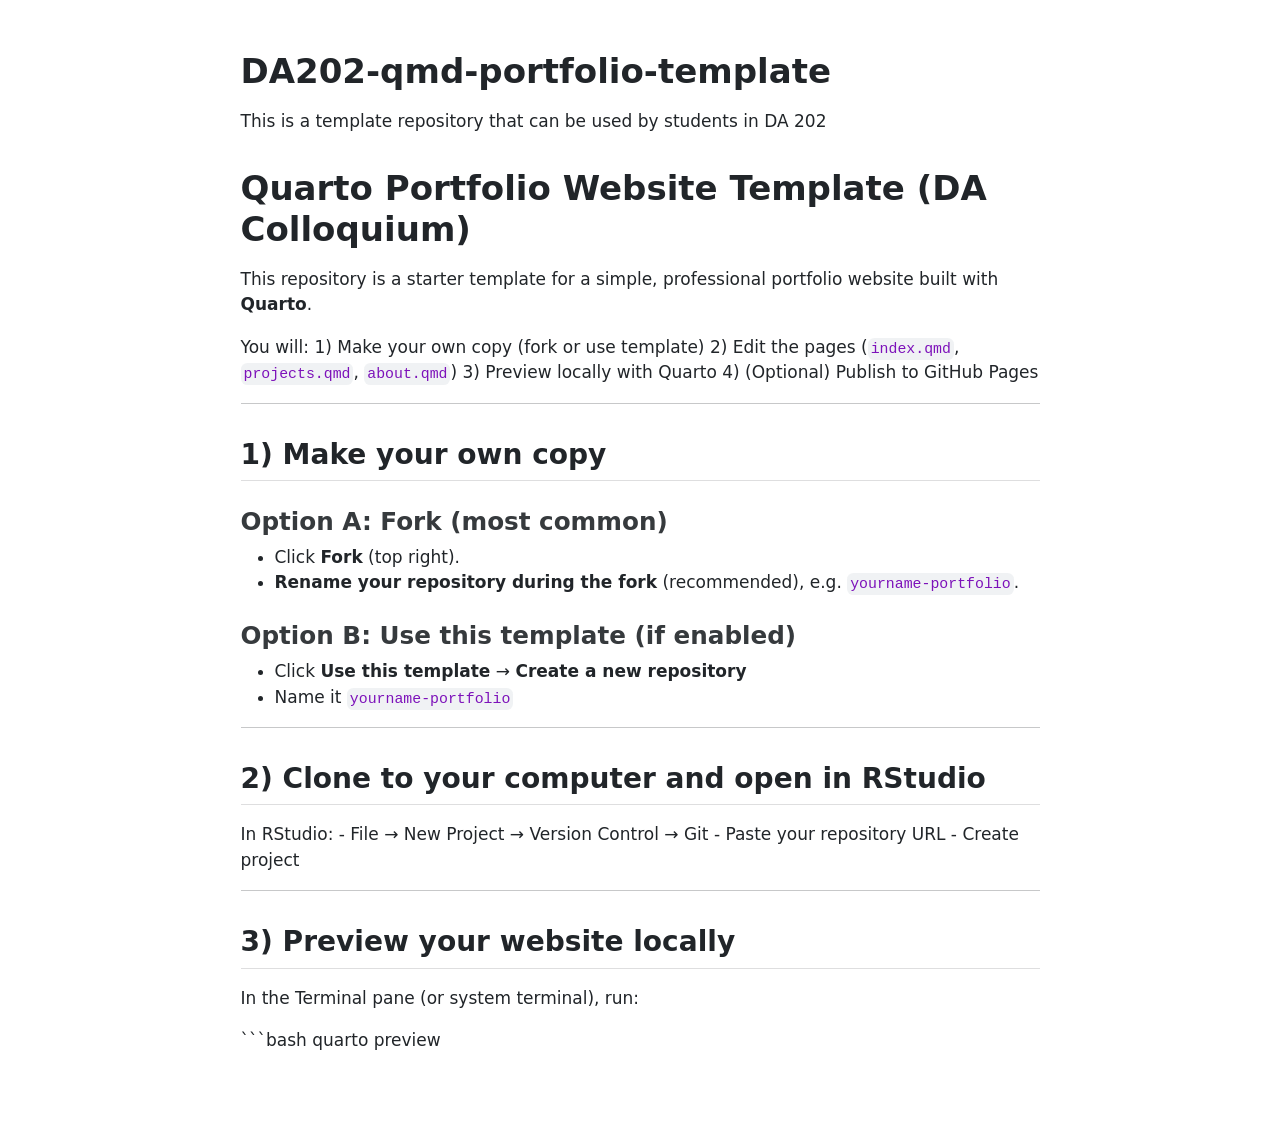
<file: README.html>
<!DOCTYPE html>
<html xmlns="http://www.w3.org/1999/xhtml" lang="en" xml:lang="en"><head>

<meta charset="utf-8">
<meta name="generator" content="quarto-1.8.26">

<meta name="viewport" content="width=device-width, initial-scale=1.0, user-scalable=yes">


<title>readme</title>
<style>
code{white-space: pre-wrap;}
span.smallcaps{font-variant: small-caps;}
div.columns{display: flex; gap: min(4vw, 1.5em);}
div.column{flex: auto; overflow-x: auto;}
div.hanging-indent{margin-left: 1.5em; text-indent: -1.5em;}
ul.task-list{list-style: none;}
ul.task-list li input[type="checkbox"] {
  width: 0.8em;
  margin: 0 0.8em 0.2em -1em; /* quarto-specific, see https://github.com/quarto-dev/quarto-cli/issues/4556 */ 
  vertical-align: middle;
}
</style>


<script src="README_files/libs/clipboard/clipboard.min.js"></script>
<script src="README_files/libs/quarto-html/quarto.js" type="module"></script>
<script src="README_files/libs/quarto-html/tabsets/tabsets.js" type="module"></script>
<script src="README_files/libs/quarto-html/axe/axe-check.js" type="module"></script>
<script src="README_files/libs/quarto-html/popper.min.js"></script>
<script src="README_files/libs/quarto-html/tippy.umd.min.js"></script>
<script src="README_files/libs/quarto-html/anchor.min.js"></script>
<link href="README_files/libs/quarto-html/tippy.css" rel="stylesheet">
<link href="README_files/libs/quarto-html/quarto-syntax-highlighting-587c61ba64f3a5504c4d52d930310e48.css" rel="stylesheet" id="quarto-text-highlighting-styles">
<script src="README_files/libs/bootstrap/bootstrap.min.js"></script>
<link href="README_files/libs/bootstrap/bootstrap-icons.css" rel="stylesheet">
<link href="README_files/libs/bootstrap/bootstrap-39291f49df303878458b6b24f5ab44c1.min.css" rel="stylesheet" append-hash="true" id="quarto-bootstrap" data-mode="light">


</head>

<body class="fullcontent quarto-light">

<div id="quarto-content" class="page-columns page-rows-contents page-layout-article">

<main class="content" id="quarto-document-content">




<section id="da202-qmd-portfolio-template" class="level1">
<h1>DA202-qmd-portfolio-template</h1>
<p>This is a template repository that can be used by students in DA 202</p>
</section>
<section id="quarto-portfolio-website-template-da-colloquium" class="level1">
<h1>Quarto Portfolio Website Template (DA Colloquium)</h1>
<p>This repository is a starter template for a simple, professional portfolio website built with <strong>Quarto</strong>.</p>
<p>You will: 1) Make your own copy (fork or use template) 2) Edit the pages (<code>index.qmd</code>, <code>projects.qmd</code>, <code>about.qmd</code>) 3) Preview locally with Quarto 4) (Optional) Publish to GitHub Pages</p>
<hr>
<section id="make-your-own-copy" class="level2">
<h2 class="anchored" data-anchor-id="make-your-own-copy">1) Make your own copy</h2>
<section id="option-a-fork-most-common" class="level3">
<h3 class="anchored" data-anchor-id="option-a-fork-most-common">Option A: Fork (most common)</h3>
<ul>
<li>Click <strong>Fork</strong> (top right).</li>
<li><strong>Rename your repository during the fork</strong> (recommended), e.g.&nbsp;<code>yourname-portfolio</code>.</li>
</ul>
</section>
<section id="option-b-use-this-template-if-enabled" class="level3">
<h3 class="anchored" data-anchor-id="option-b-use-this-template-if-enabled">Option B: Use this template (if enabled)</h3>
<ul>
<li>Click <strong>Use this template</strong> → <strong>Create a new repository</strong></li>
<li>Name it <code>yourname-portfolio</code></li>
</ul>
<hr>
</section>
</section>
<section id="clone-to-your-computer-and-open-in-rstudio" class="level2">
<h2 class="anchored" data-anchor-id="clone-to-your-computer-and-open-in-rstudio">2) Clone to your computer and open in RStudio</h2>
<p>In RStudio: - File → New Project → Version Control → Git - Paste your repository URL - Create project</p>
<hr>
</section>
<section id="preview-your-website-locally" class="level2">
<h2 class="anchored" data-anchor-id="preview-your-website-locally">3) Preview your website locally</h2>
<p>In the Terminal pane (or system terminal), run:</p>
<p>```bash quarto preview</p>
</section>
</section>

</main>
<!-- /main column -->
<script id="quarto-html-after-body" type="application/javascript">
  window.document.addEventListener("DOMContentLoaded", function (event) {
    const icon = "";
    const anchorJS = new window.AnchorJS();
    anchorJS.options = {
      placement: 'right',
      icon: icon
    };
    anchorJS.add('.anchored');
    const isCodeAnnotation = (el) => {
      for (const clz of el.classList) {
        if (clz.startsWith('code-annotation-')) {                     
          return true;
        }
      }
      return false;
    }
    const onCopySuccess = function(e) {
      // button target
      const button = e.trigger;
      // don't keep focus
      button.blur();
      // flash "checked"
      button.classList.add('code-copy-button-checked');
      var currentTitle = button.getAttribute("title");
      button.setAttribute("title", "Copied!");
      let tooltip;
      if (window.bootstrap) {
        button.setAttribute("data-bs-toggle", "tooltip");
        button.setAttribute("data-bs-placement", "left");
        button.setAttribute("data-bs-title", "Copied!");
        tooltip = new bootstrap.Tooltip(button, 
          { trigger: "manual", 
            customClass: "code-copy-button-tooltip",
            offset: [0, -8]});
        tooltip.show();    
      }
      setTimeout(function() {
        if (tooltip) {
          tooltip.hide();
          button.removeAttribute("data-bs-title");
          button.removeAttribute("data-bs-toggle");
          button.removeAttribute("data-bs-placement");
        }
        button.setAttribute("title", currentTitle);
        button.classList.remove('code-copy-button-checked');
      }, 1000);
      // clear code selection
      e.clearSelection();
    }
    const getTextToCopy = function(trigger) {
      const outerScaffold = trigger.parentElement.cloneNode(true);
      const codeEl = outerScaffold.querySelector('code');
      for (const childEl of codeEl.children) {
        if (isCodeAnnotation(childEl)) {
          childEl.remove();
        }
      }
      return codeEl.innerText;
    }
    const clipboard = new window.ClipboardJS('.code-copy-button:not([data-in-quarto-modal])', {
      text: getTextToCopy
    });
    clipboard.on('success', onCopySuccess);
    if (window.document.getElementById('quarto-embedded-source-code-modal')) {
      const clipboardModal = new window.ClipboardJS('.code-copy-button[data-in-quarto-modal]', {
        text: getTextToCopy,
        container: window.document.getElementById('quarto-embedded-source-code-modal')
      });
      clipboardModal.on('success', onCopySuccess);
    }
      var localhostRegex = new RegExp(/^(?:http|https):\/\/localhost\:?[0-9]*\//);
      var mailtoRegex = new RegExp(/^mailto:/);
        var filterRegex = new RegExp('/' + window.location.host + '/');
      var isInternal = (href) => {
          return filterRegex.test(href) || localhostRegex.test(href) || mailtoRegex.test(href);
      }
      // Inspect non-navigation links and adorn them if external
     var links = window.document.querySelectorAll('a[href]:not(.nav-link):not(.navbar-brand):not(.toc-action):not(.sidebar-link):not(.sidebar-item-toggle):not(.pagination-link):not(.no-external):not([aria-hidden]):not(.dropdown-item):not(.quarto-navigation-tool):not(.about-link)');
      for (var i=0; i<links.length; i++) {
        const link = links[i];
        if (!isInternal(link.href)) {
          // undo the damage that might have been done by quarto-nav.js in the case of
          // links that we want to consider external
          if (link.dataset.originalHref !== undefined) {
            link.href = link.dataset.originalHref;
          }
        }
      }
    function tippyHover(el, contentFn, onTriggerFn, onUntriggerFn) {
      const config = {
        allowHTML: true,
        maxWidth: 500,
        delay: 100,
        arrow: false,
        appendTo: function(el) {
            return el.parentElement;
        },
        interactive: true,
        interactiveBorder: 10,
        theme: 'quarto',
        placement: 'bottom-start',
      };
      if (contentFn) {
        config.content = contentFn;
      }
      if (onTriggerFn) {
        config.onTrigger = onTriggerFn;
      }
      if (onUntriggerFn) {
        config.onUntrigger = onUntriggerFn;
      }
      window.tippy(el, config); 
    }
    const noterefs = window.document.querySelectorAll('a[role="doc-noteref"]');
    for (var i=0; i<noterefs.length; i++) {
      const ref = noterefs[i];
      tippyHover(ref, function() {
        // use id or data attribute instead here
        let href = ref.getAttribute('data-footnote-href') || ref.getAttribute('href');
        try { href = new URL(href).hash; } catch {}
        const id = href.replace(/^#\/?/, "");
        const note = window.document.getElementById(id);
        if (note) {
          return note.innerHTML;
        } else {
          return "";
        }
      });
    }
    const xrefs = window.document.querySelectorAll('a.quarto-xref');
    const processXRef = (id, note) => {
      // Strip column container classes
      const stripColumnClz = (el) => {
        el.classList.remove("page-full", "page-columns");
        if (el.children) {
          for (const child of el.children) {
            stripColumnClz(child);
          }
        }
      }
      stripColumnClz(note)
      if (id === null || id.startsWith('sec-')) {
        // Special case sections, only their first couple elements
        const container = document.createElement("div");
        if (note.children && note.children.length > 2) {
          container.appendChild(note.children[0].cloneNode(true));
          for (let i = 1; i < note.children.length; i++) {
            const child = note.children[i];
            if (child.tagName === "P" && child.innerText === "") {
              continue;
            } else {
              container.appendChild(child.cloneNode(true));
              break;
            }
          }
          if (window.Quarto?.typesetMath) {
            window.Quarto.typesetMath(container);
          }
          return container.innerHTML
        } else {
          if (window.Quarto?.typesetMath) {
            window.Quarto.typesetMath(note);
          }
          return note.innerHTML;
        }
      } else {
        // Remove any anchor links if they are present
        const anchorLink = note.querySelector('a.anchorjs-link');
        if (anchorLink) {
          anchorLink.remove();
        }
        if (window.Quarto?.typesetMath) {
          window.Quarto.typesetMath(note);
        }
        if (note.classList.contains("callout")) {
          return note.outerHTML;
        } else {
          return note.innerHTML;
        }
      }
    }
    for (var i=0; i<xrefs.length; i++) {
      const xref = xrefs[i];
      tippyHover(xref, undefined, function(instance) {
        instance.disable();
        let url = xref.getAttribute('href');
        let hash = undefined; 
        if (url.startsWith('#')) {
          hash = url;
        } else {
          try { hash = new URL(url).hash; } catch {}
        }
        if (hash) {
          const id = hash.replace(/^#\/?/, "");
          const note = window.document.getElementById(id);
          if (note !== null) {
            try {
              const html = processXRef(id, note.cloneNode(true));
              instance.setContent(html);
            } finally {
              instance.enable();
              instance.show();
            }
          } else {
            // See if we can fetch this
            fetch(url.split('#')[0])
            .then(res => res.text())
            .then(html => {
              const parser = new DOMParser();
              const htmlDoc = parser.parseFromString(html, "text/html");
              const note = htmlDoc.getElementById(id);
              if (note !== null) {
                const html = processXRef(id, note);
                instance.setContent(html);
              } 
            }).finally(() => {
              instance.enable();
              instance.show();
            });
          }
        } else {
          // See if we can fetch a full url (with no hash to target)
          // This is a special case and we should probably do some content thinning / targeting
          fetch(url)
          .then(res => res.text())
          .then(html => {
            const parser = new DOMParser();
            const htmlDoc = parser.parseFromString(html, "text/html");
            const note = htmlDoc.querySelector('main.content');
            if (note !== null) {
              // This should only happen for chapter cross references
              // (since there is no id in the URL)
              // remove the first header
              if (note.children.length > 0 && note.children[0].tagName === "HEADER") {
                note.children[0].remove();
              }
              const html = processXRef(null, note);
              instance.setContent(html);
            } 
          }).finally(() => {
            instance.enable();
            instance.show();
          });
        }
      }, function(instance) {
      });
    }
        let selectedAnnoteEl;
        const selectorForAnnotation = ( cell, annotation) => {
          let cellAttr = 'data-code-cell="' + cell + '"';
          let lineAttr = 'data-code-annotation="' +  annotation + '"';
          const selector = 'span[' + cellAttr + '][' + lineAttr + ']';
          return selector;
        }
        const selectCodeLines = (annoteEl) => {
          const doc = window.document;
          const targetCell = annoteEl.getAttribute("data-target-cell");
          const targetAnnotation = annoteEl.getAttribute("data-target-annotation");
          const annoteSpan = window.document.querySelector(selectorForAnnotation(targetCell, targetAnnotation));
          const lines = annoteSpan.getAttribute("data-code-lines").split(",");
          const lineIds = lines.map((line) => {
            return targetCell + "-" + line;
          })
          let top = null;
          let height = null;
          let parent = null;
          if (lineIds.length > 0) {
              //compute the position of the single el (top and bottom and make a div)
              const el = window.document.getElementById(lineIds[0]);
              top = el.offsetTop;
              height = el.offsetHeight;
              parent = el.parentElement.parentElement;
            if (lineIds.length > 1) {
              const lastEl = window.document.getElementById(lineIds[lineIds.length - 1]);
              const bottom = lastEl.offsetTop + lastEl.offsetHeight;
              height = bottom - top;
            }
            if (top !== null && height !== null && parent !== null) {
              // cook up a div (if necessary) and position it 
              let div = window.document.getElementById("code-annotation-line-highlight");
              if (div === null) {
                div = window.document.createElement("div");
                div.setAttribute("id", "code-annotation-line-highlight");
                div.style.position = 'absolute';
                parent.appendChild(div);
              }
              div.style.top = top - 2 + "px";
              div.style.height = height + 4 + "px";
              div.style.left = 0;
              let gutterDiv = window.document.getElementById("code-annotation-line-highlight-gutter");
              if (gutterDiv === null) {
                gutterDiv = window.document.createElement("div");
                gutterDiv.setAttribute("id", "code-annotation-line-highlight-gutter");
                gutterDiv.style.position = 'absolute';
                const codeCell = window.document.getElementById(targetCell);
                const gutter = codeCell.querySelector('.code-annotation-gutter');
                gutter.appendChild(gutterDiv);
              }
              gutterDiv.style.top = top - 2 + "px";
              gutterDiv.style.height = height + 4 + "px";
            }
            selectedAnnoteEl = annoteEl;
          }
        };
        const unselectCodeLines = () => {
          const elementsIds = ["code-annotation-line-highlight", "code-annotation-line-highlight-gutter"];
          elementsIds.forEach((elId) => {
            const div = window.document.getElementById(elId);
            if (div) {
              div.remove();
            }
          });
          selectedAnnoteEl = undefined;
        };
          // Handle positioning of the toggle
      window.addEventListener(
        "resize",
        throttle(() => {
          elRect = undefined;
          if (selectedAnnoteEl) {
            selectCodeLines(selectedAnnoteEl);
          }
        }, 10)
      );
      function throttle(fn, ms) {
      let throttle = false;
      let timer;
        return (...args) => {
          if(!throttle) { // first call gets through
              fn.apply(this, args);
              throttle = true;
          } else { // all the others get throttled
              if(timer) clearTimeout(timer); // cancel #2
              timer = setTimeout(() => {
                fn.apply(this, args);
                timer = throttle = false;
              }, ms);
          }
        };
      }
        // Attach click handler to the DT
        const annoteDls = window.document.querySelectorAll('dt[data-target-cell]');
        for (const annoteDlNode of annoteDls) {
          annoteDlNode.addEventListener('click', (event) => {
            const clickedEl = event.target;
            if (clickedEl !== selectedAnnoteEl) {
              unselectCodeLines();
              const activeEl = window.document.querySelector('dt[data-target-cell].code-annotation-active');
              if (activeEl) {
                activeEl.classList.remove('code-annotation-active');
              }
              selectCodeLines(clickedEl);
              clickedEl.classList.add('code-annotation-active');
            } else {
              // Unselect the line
              unselectCodeLines();
              clickedEl.classList.remove('code-annotation-active');
            }
          });
        }
    const findCites = (el) => {
      const parentEl = el.parentElement;
      if (parentEl) {
        const cites = parentEl.dataset.cites;
        if (cites) {
          return {
            el,
            cites: cites.split(' ')
          };
        } else {
          return findCites(el.parentElement)
        }
      } else {
        return undefined;
      }
    };
    var bibliorefs = window.document.querySelectorAll('a[role="doc-biblioref"]');
    for (var i=0; i<bibliorefs.length; i++) {
      const ref = bibliorefs[i];
      const citeInfo = findCites(ref);
      if (citeInfo) {
        tippyHover(citeInfo.el, function() {
          var popup = window.document.createElement('div');
          citeInfo.cites.forEach(function(cite) {
            var citeDiv = window.document.createElement('div');
            citeDiv.classList.add('hanging-indent');
            citeDiv.classList.add('csl-entry');
            var biblioDiv = window.document.getElementById('ref-' + cite);
            if (biblioDiv) {
              citeDiv.innerHTML = biblioDiv.innerHTML;
            }
            popup.appendChild(citeDiv);
          });
          return popup.innerHTML;
        });
      }
    }
  });
  </script>
</div> <!-- /content -->




</body></html>
</file>
<file: site_libs/quarto-html/tippy.css>
.tippy-box[data-animation=fade][data-state=hidden]{opacity:0}[data-tippy-root]{max-width:calc(100vw - 10px)}.tippy-box{position:relative;background-color:#333;color:#fff;border-radius:4px;font-size:14px;line-height:1.4;white-space:normal;outline:0;transition-property:transform,visibility,opacity}.tippy-box[data-placement^=top]>.tippy-arrow{bottom:0}.tippy-box[data-placement^=top]>.tippy-arrow:before{bottom:-7px;left:0;border-width:8px 8px 0;border-top-color:initial;transform-origin:center top}.tippy-box[data-placement^=bottom]>.tippy-arrow{top:0}.tippy-box[data-placement^=bottom]>.tippy-arrow:before{top:-7px;left:0;border-width:0 8px 8px;border-bottom-color:initial;transform-origin:center bottom}.tippy-box[data-placement^=left]>.tippy-arrow{right:0}.tippy-box[data-placement^=left]>.tippy-arrow:before{border-width:8px 0 8px 8px;border-left-color:initial;right:-7px;transform-origin:center left}.tippy-box[data-placement^=right]>.tippy-arrow{left:0}.tippy-box[data-placement^=right]>.tippy-arrow:before{left:-7px;border-width:8px 8px 8px 0;border-right-color:initial;transform-origin:center right}.tippy-box[data-inertia][data-state=visible]{transition-timing-function:cubic-bezier(.54,1.5,.38,1.11)}.tippy-arrow{width:16px;height:16px;color:#333}.tippy-arrow:before{content:"";position:absolute;border-color:transparent;border-style:solid}.tippy-content{position:relative;padding:5px 9px;z-index:1}
</file>
<file: site_libs/quarto-html/quarto-syntax-highlighting-46f66b053e56abd73bb6e954d61a315b.css>
/* quarto syntax highlight colors */
:root {
  --quarto-hl-ot-color: #003B4F;
  --quarto-hl-at-color: #657422;
  --quarto-hl-ss-color: #20794D;
  --quarto-hl-an-color: #5E5E5E;
  --quarto-hl-fu-color: #4758AB;
  --quarto-hl-st-color: #20794D;
  --quarto-hl-cf-color: #003B4F;
  --quarto-hl-op-color: #5E5E5E;
  --quarto-hl-er-color: #AD0000;
  --quarto-hl-bn-color: #AD0000;
  --quarto-hl-al-color: #AD0000;
  --quarto-hl-va-color: #111111;
  --quarto-hl-bu-color: inherit;
  --quarto-hl-ex-color: inherit;
  --quarto-hl-pp-color: #AD0000;
  --quarto-hl-in-color: #5E5E5E;
  --quarto-hl-vs-color: #20794D;
  --quarto-hl-wa-color: #5E5E5E;
  --quarto-hl-do-color: #5E5E5E;
  --quarto-hl-im-color: #00769E;
  --quarto-hl-ch-color: #20794D;
  --quarto-hl-dt-color: #AD0000;
  --quarto-hl-fl-color: #AD0000;
  --quarto-hl-co-color: #5E5E5E;
  --quarto-hl-cv-color: #5E5E5E;
  --quarto-hl-cn-color: #8f5902;
  --quarto-hl-sc-color: #5E5E5E;
  --quarto-hl-dv-color: #AD0000;
  --quarto-hl-kw-color: #003B4F;
}

/* other quarto variables */
:root {
  --quarto-font-monospace: SFMono-Regular, Menlo, Monaco, Consolas, "Liberation Mono", "Courier New", monospace;
}

/* syntax highlight based on Pandoc's rules */
pre > code.sourceCode > span {
  color: #003B4F;
}

code.sourceCode > span {
  color: #003B4F;
}

div.sourceCode,
div.sourceCode pre.sourceCode {
  color: #003B4F;
}

/* Normal */
code span {
  color: #003B4F;
}

/* Alert */
code span.al {
  color: #AD0000;
  font-style: inherit;
}

/* Annotation */
code span.an {
  color: #5E5E5E;
  font-style: inherit;
}

/* Attribute */
code span.at {
  color: #657422;
  font-style: inherit;
}

/* BaseN */
code span.bn {
  color: #AD0000;
  font-style: inherit;
}

/* BuiltIn */
code span.bu {
  font-style: inherit;
}

/* ControlFlow */
code span.cf {
  color: #003B4F;
  font-weight: bold;
  font-style: inherit;
}

/* Char */
code span.ch {
  color: #20794D;
  font-style: inherit;
}

/* Constant */
code span.cn {
  color: #8f5902;
  font-style: inherit;
}

/* Comment */
code span.co {
  color: #5E5E5E;
  font-style: inherit;
}

/* CommentVar */
code span.cv {
  color: #5E5E5E;
  font-style: italic;
}

/* Documentation */
code span.do {
  color: #5E5E5E;
  font-style: italic;
}

/* DataType */
code span.dt {
  color: #AD0000;
  font-style: inherit;
}

/* DecVal */
code span.dv {
  color: #AD0000;
  font-style: inherit;
}

/* Error */
code span.er {
  color: #AD0000;
  font-style: inherit;
}

/* Extension */
code span.ex {
  font-style: inherit;
}

/* Float */
code span.fl {
  color: #AD0000;
  font-style: inherit;
}

/* Function */
code span.fu {
  color: #4758AB;
  font-style: inherit;
}

/* Import */
code span.im {
  color: #00769E;
  font-style: inherit;
}

/* Information */
code span.in {
  color: #5E5E5E;
  font-style: inherit;
}

/* Keyword */
code span.kw {
  color: #003B4F;
  font-weight: bold;
  font-style: inherit;
}

/* Operator */
code span.op {
  color: #5E5E5E;
  font-style: inherit;
}

/* Other */
code span.ot {
  color: #003B4F;
  font-style: inherit;
}

/* Preprocessor */
code span.pp {
  color: #AD0000;
  font-style: inherit;
}

/* SpecialChar */
code span.sc {
  color: #5E5E5E;
  font-style: inherit;
}

/* SpecialString */
code span.ss {
  color: #20794D;
  font-style: inherit;
}

/* String */
code span.st {
  color: #20794D;
  font-style: inherit;
}

/* Variable */
code span.va {
  color: #111111;
  font-style: inherit;
}

/* VerbatimString */
code span.vs {
  color: #20794D;
  font-style: inherit;
}

/* Warning */
code span.wa {
  color: #5E5E5E;
  font-style: italic;
}

.prevent-inlining {
  content: "</";
}

/*# sourceMappingURL=5022ed312398f59a55adce476d7327af.css.map */
</file>
<file: styles.css>
/* Simple styling tweaks (optional). Keep it minimal. */

h1, h2, h3 {
  margin-top: 1.2em;
}

.callout {
  border-radius: 12px;
}
</file>
<file: README_files/libs/quarto-html/tippy.css>
.tippy-box[data-animation=fade][data-state=hidden]{opacity:0}[data-tippy-root]{max-width:calc(100vw - 10px)}.tippy-box{position:relative;background-color:#333;color:#fff;border-radius:4px;font-size:14px;line-height:1.4;white-space:normal;outline:0;transition-property:transform,visibility,opacity}.tippy-box[data-placement^=top]>.tippy-arrow{bottom:0}.tippy-box[data-placement^=top]>.tippy-arrow:before{bottom:-7px;left:0;border-width:8px 8px 0;border-top-color:initial;transform-origin:center top}.tippy-box[data-placement^=bottom]>.tippy-arrow{top:0}.tippy-box[data-placement^=bottom]>.tippy-arrow:before{top:-7px;left:0;border-width:0 8px 8px;border-bottom-color:initial;transform-origin:center bottom}.tippy-box[data-placement^=left]>.tippy-arrow{right:0}.tippy-box[data-placement^=left]>.tippy-arrow:before{border-width:8px 0 8px 8px;border-left-color:initial;right:-7px;transform-origin:center left}.tippy-box[data-placement^=right]>.tippy-arrow{left:0}.tippy-box[data-placement^=right]>.tippy-arrow:before{left:-7px;border-width:8px 8px 8px 0;border-right-color:initial;transform-origin:center right}.tippy-box[data-inertia][data-state=visible]{transition-timing-function:cubic-bezier(.54,1.5,.38,1.11)}.tippy-arrow{width:16px;height:16px;color:#333}.tippy-arrow:before{content:"";position:absolute;border-color:transparent;border-style:solid}.tippy-content{position:relative;padding:5px 9px;z-index:1}
</file>
<file: README_files/libs/quarto-html/quarto-syntax-highlighting-587c61ba64f3a5504c4d52d930310e48.css>
/* quarto syntax highlight colors */
:root {
  --quarto-hl-ot-color: #003B4F;
  --quarto-hl-at-color: #657422;
  --quarto-hl-ss-color: #20794D;
  --quarto-hl-an-color: #5E5E5E;
  --quarto-hl-fu-color: #4758AB;
  --quarto-hl-st-color: #20794D;
  --quarto-hl-cf-color: #003B4F;
  --quarto-hl-op-color: #5E5E5E;
  --quarto-hl-er-color: #AD0000;
  --quarto-hl-bn-color: #AD0000;
  --quarto-hl-al-color: #AD0000;
  --quarto-hl-va-color: #111111;
  --quarto-hl-bu-color: inherit;
  --quarto-hl-ex-color: inherit;
  --quarto-hl-pp-color: #AD0000;
  --quarto-hl-in-color: #5E5E5E;
  --quarto-hl-vs-color: #20794D;
  --quarto-hl-wa-color: #5E5E5E;
  --quarto-hl-do-color: #5E5E5E;
  --quarto-hl-im-color: #00769E;
  --quarto-hl-ch-color: #20794D;
  --quarto-hl-dt-color: #AD0000;
  --quarto-hl-fl-color: #AD0000;
  --quarto-hl-co-color: #5E5E5E;
  --quarto-hl-cv-color: #5E5E5E;
  --quarto-hl-cn-color: #8f5902;
  --quarto-hl-sc-color: #5E5E5E;
  --quarto-hl-dv-color: #AD0000;
  --quarto-hl-kw-color: #003B4F;
}

/* other quarto variables */
:root {
  --quarto-font-monospace: SFMono-Regular, Menlo, Monaco, Consolas, "Liberation Mono", "Courier New", monospace;
}

/* syntax highlight based on Pandoc's rules */
pre > code.sourceCode > span {
  color: #003B4F;
}

code.sourceCode > span {
  color: #003B4F;
}

div.sourceCode,
div.sourceCode pre.sourceCode {
  color: #003B4F;
}

/* Normal */
code span {
  color: #003B4F;
}

/* Alert */
code span.al {
  color: #AD0000;
  font-style: inherit;
}

/* Annotation */
code span.an {
  color: #5E5E5E;
  font-style: inherit;
}

/* Attribute */
code span.at {
  color: #657422;
  font-style: inherit;
}

/* BaseN */
code span.bn {
  color: #AD0000;
  font-style: inherit;
}

/* BuiltIn */
code span.bu {
  font-style: inherit;
}

/* ControlFlow */
code span.cf {
  color: #003B4F;
  font-weight: bold;
  font-style: inherit;
}

/* Char */
code span.ch {
  color: #20794D;
  font-style: inherit;
}

/* Constant */
code span.cn {
  color: #8f5902;
  font-style: inherit;
}

/* Comment */
code span.co {
  color: #5E5E5E;
  font-style: inherit;
}

/* CommentVar */
code span.cv {
  color: #5E5E5E;
  font-style: italic;
}

/* Documentation */
code span.do {
  color: #5E5E5E;
  font-style: italic;
}

/* DataType */
code span.dt {
  color: #AD0000;
  font-style: inherit;
}

/* DecVal */
code span.dv {
  color: #AD0000;
  font-style: inherit;
}

/* Error */
code span.er {
  color: #AD0000;
  font-style: inherit;
}

/* Extension */
code span.ex {
  font-style: inherit;
}

/* Float */
code span.fl {
  color: #AD0000;
  font-style: inherit;
}

/* Function */
code span.fu {
  color: #4758AB;
  font-style: inherit;
}

/* Import */
code span.im {
  color: #00769E;
  font-style: inherit;
}

/* Information */
code span.in {
  color: #5E5E5E;
  font-style: inherit;
}

/* Keyword */
code span.kw {
  color: #003B4F;
  font-weight: bold;
  font-style: inherit;
}

/* Operator */
code span.op {
  color: #5E5E5E;
  font-style: inherit;
}

/* Other */
code span.ot {
  color: #003B4F;
  font-style: inherit;
}

/* Preprocessor */
code span.pp {
  color: #AD0000;
  font-style: inherit;
}

/* SpecialChar */
code span.sc {
  color: #5E5E5E;
  font-style: inherit;
}

/* SpecialString */
code span.ss {
  color: #20794D;
  font-style: inherit;
}

/* String */
code span.st {
  color: #20794D;
  font-style: inherit;
}

/* Variable */
code span.va {
  color: #111111;
  font-style: inherit;
}

/* VerbatimString */
code span.vs {
  color: #20794D;
  font-style: inherit;
}

/* Warning */
code span.wa {
  color: #5E5E5E;
  font-style: italic;
}

.prevent-inlining {
  content: "</";
}

/*# sourceMappingURL=2dce1cc6c82594539e1579de68416b47.css.map */
</file>
